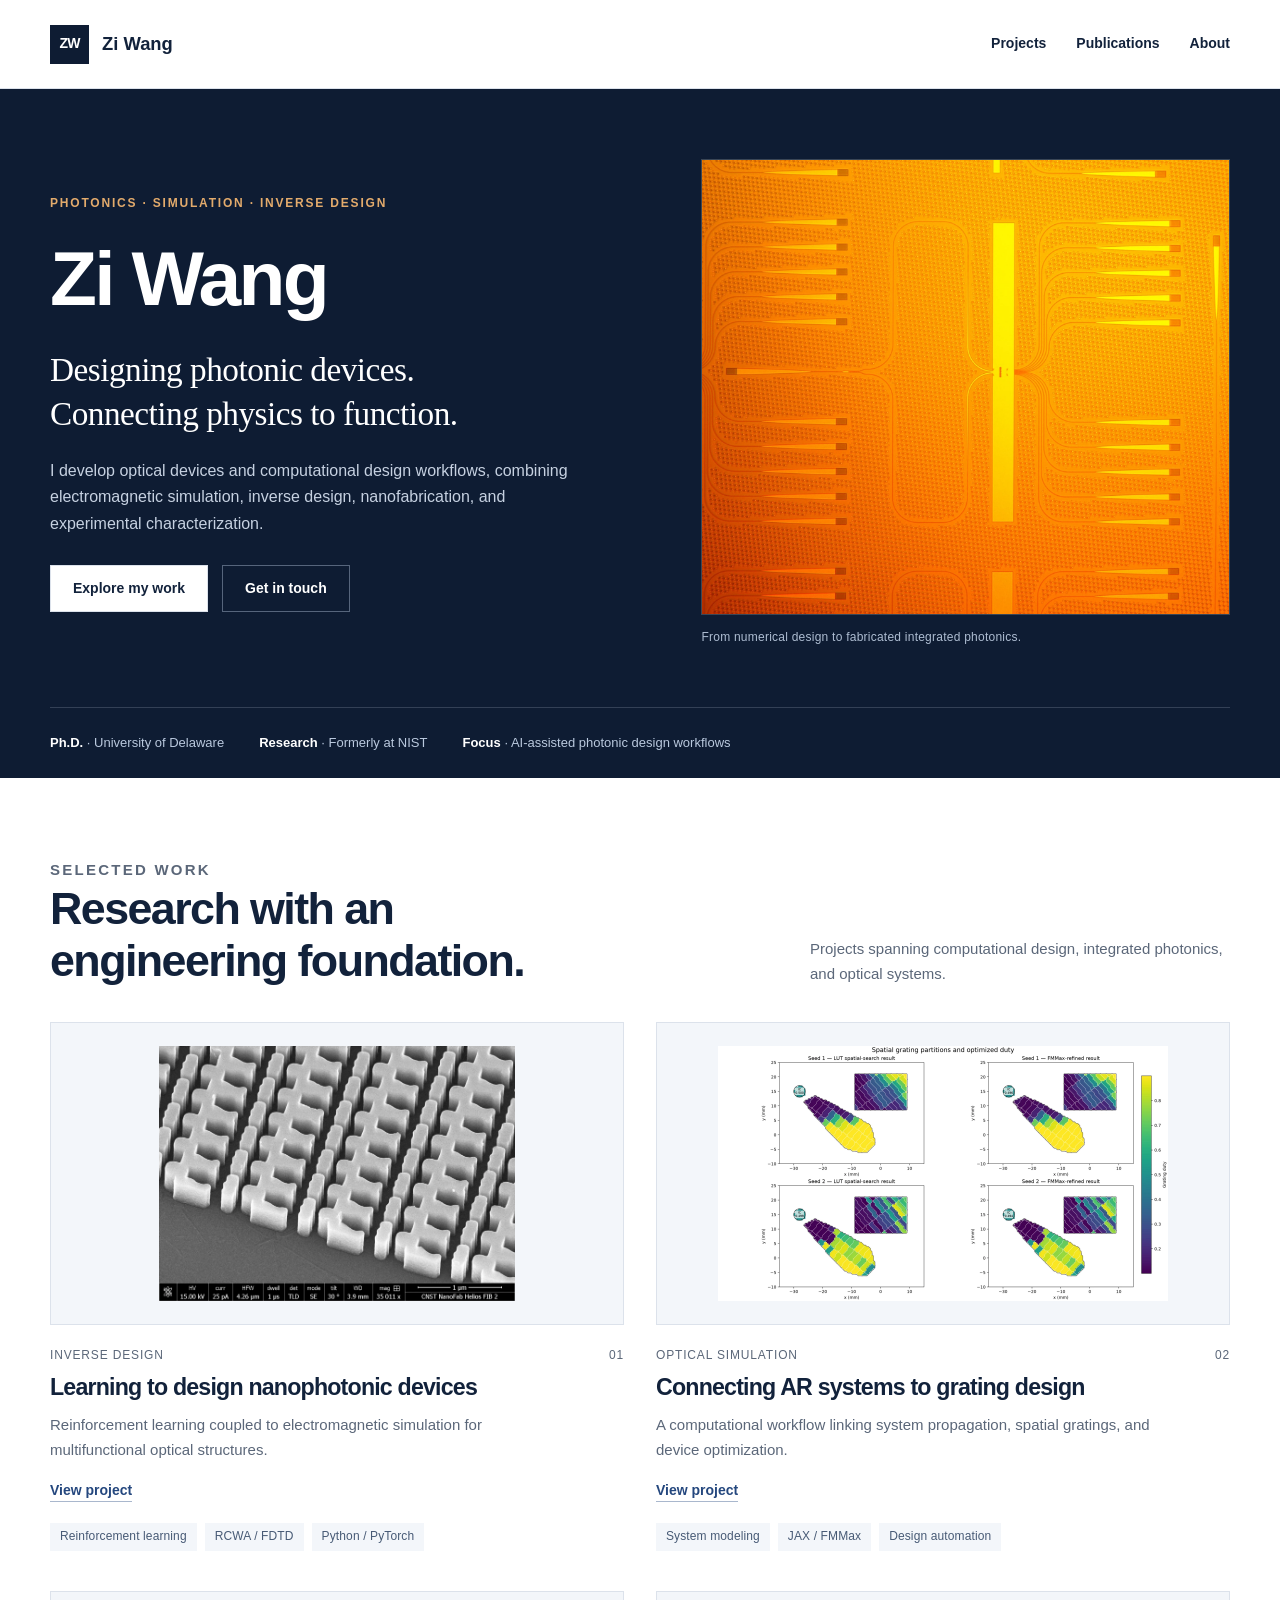
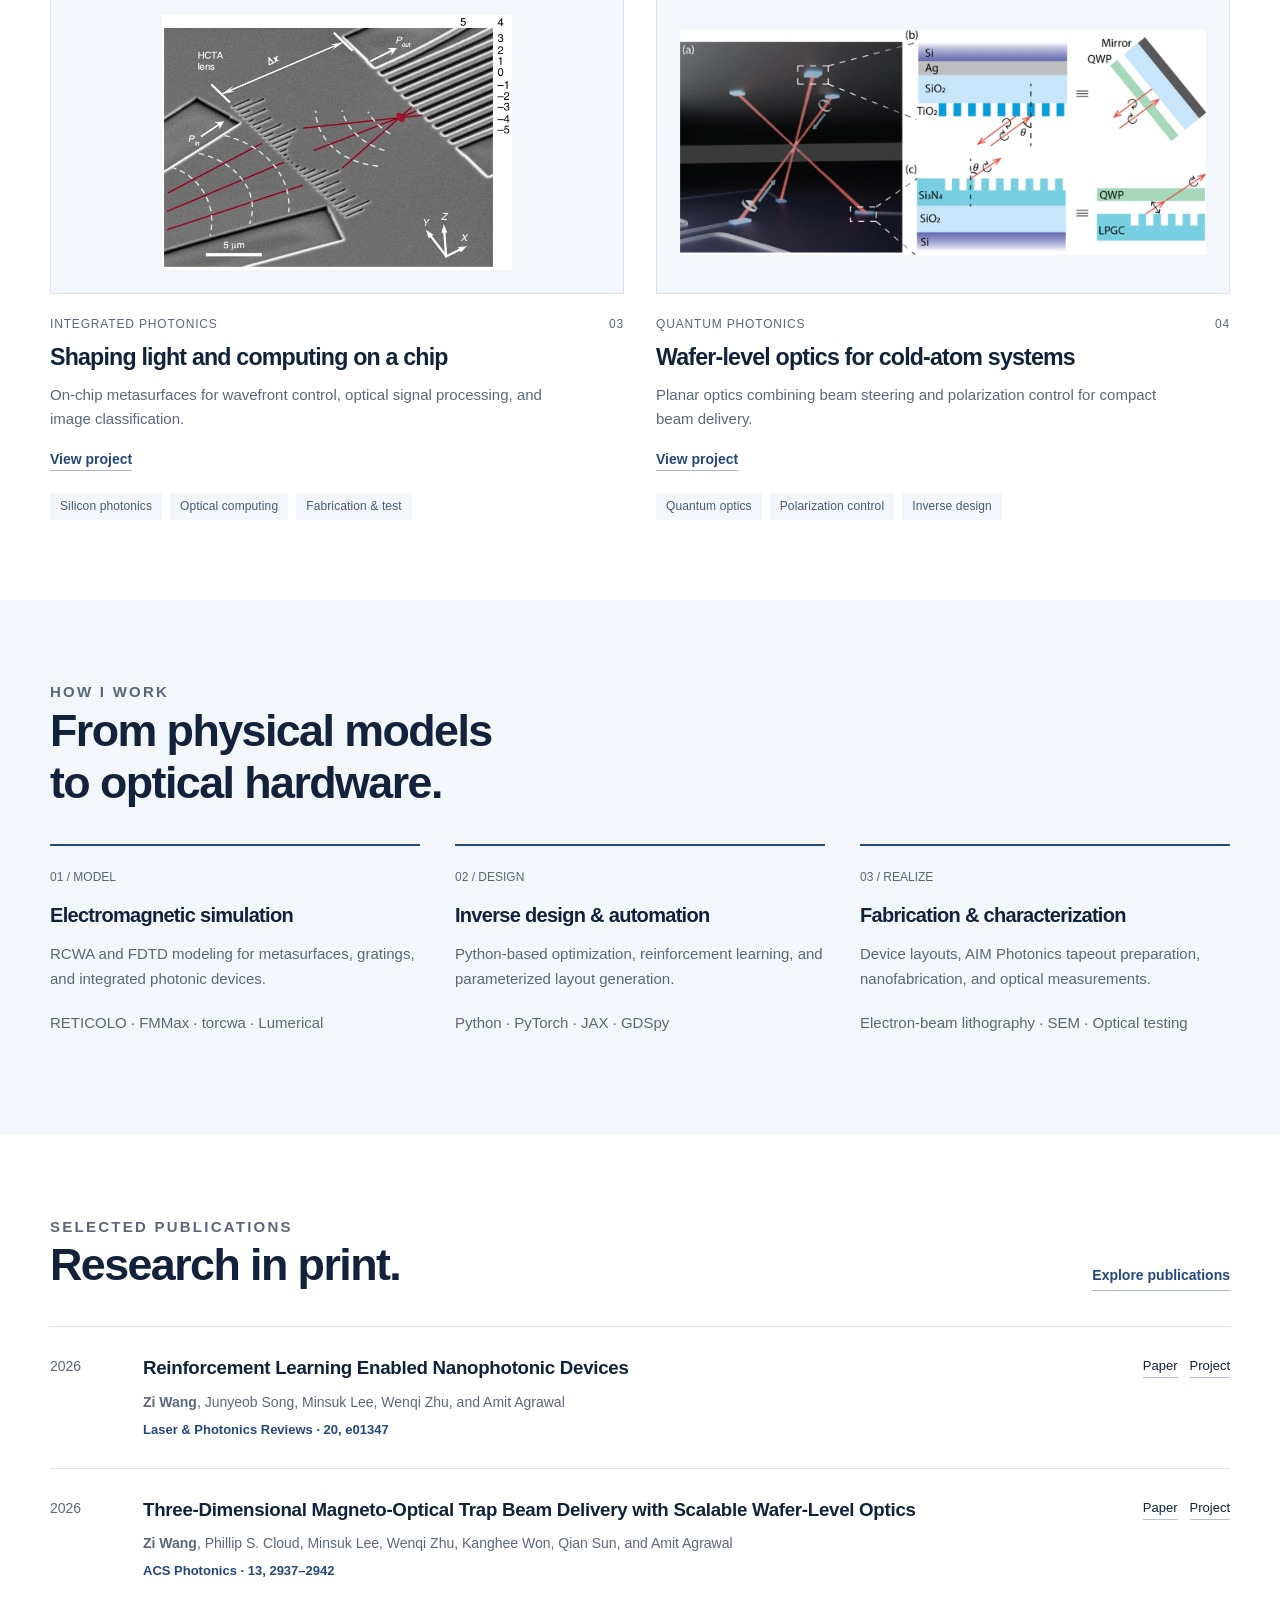
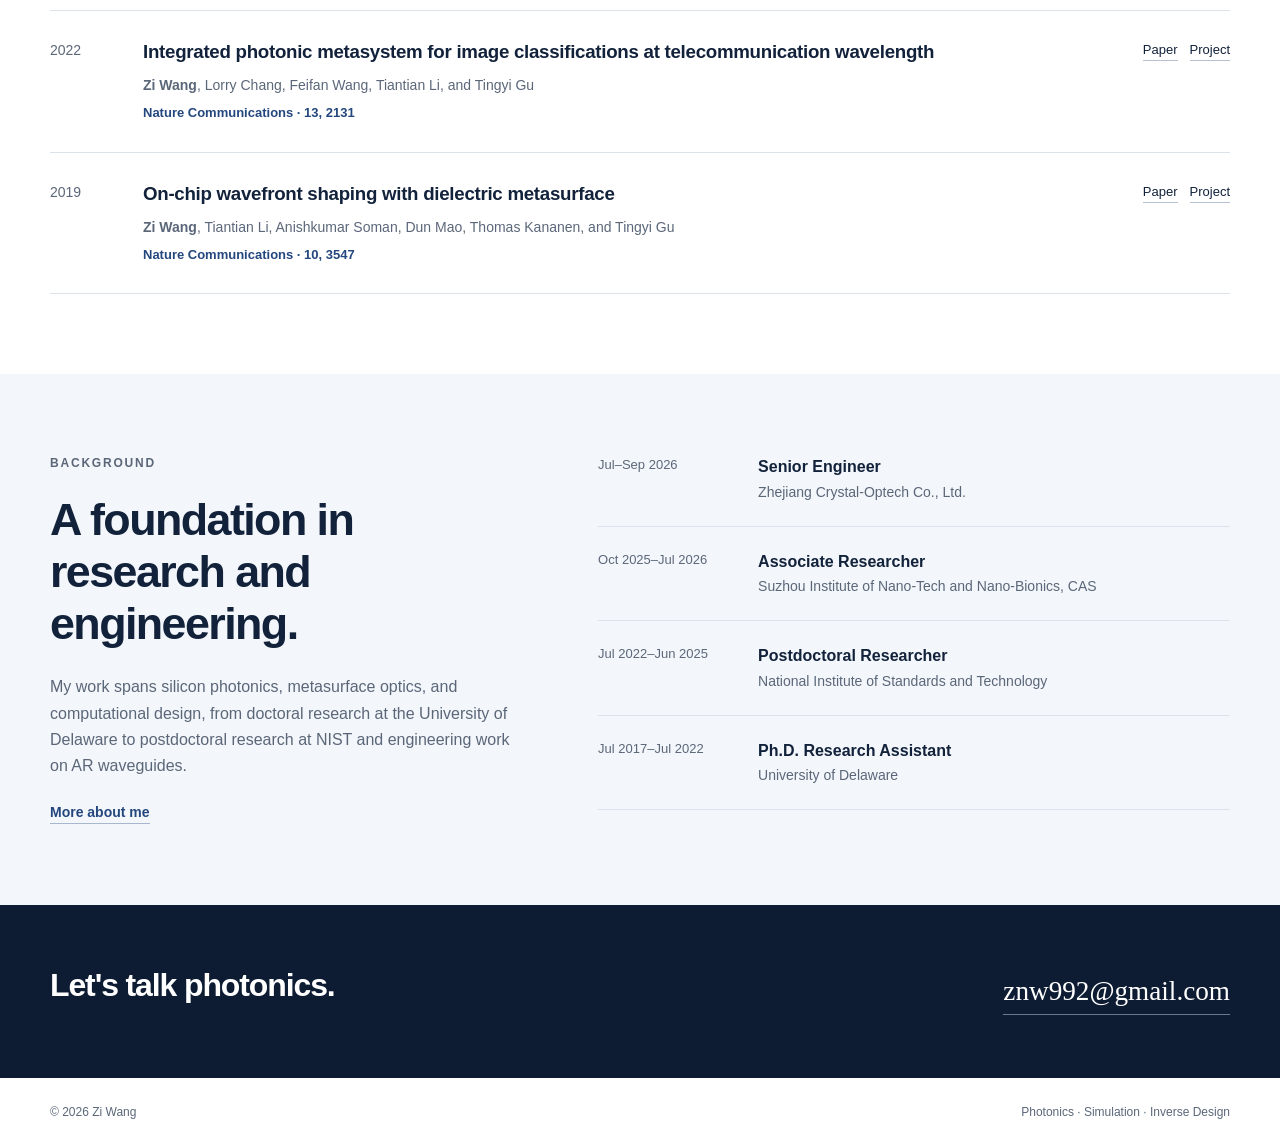
<file: index.html>
<!doctype html><html lang="en"><head><meta charset="utf-8"><meta name="viewport" content="width=device-width,initial-scale=1"><title>Zi Wang — Photonics Research &amp; Simulation</title><meta name="description" content="Zi Wang develops photonic devices and computational design workflows spanning electromagnetic simulation, inverse design, fabrication, and optical characterization."><link rel="stylesheet" href="/styles.css"><link rel="icon" type="image/svg+xml" href="data:image/svg+xml,%3Csvg xmlns='http://www.w3.org/2000/svg' viewBox='0 0 32 32'%3E%3Crect width='32' height='32' fill='%230e1c33'/%3E%3Ctext x='16' y='22' text-anchor='middle' font-family='Arial' font-size='16' fill='white'%3EZW%3C/text%3E%3C/svg%3E"></head><body><a class="skip" href="#main">Skip to content</a><header class="header"><div class="wrap header-inner"><a class="brand" href="/" aria-label="Zi Wang, home"><span class="monogram" aria-hidden="true">ZW</span>Zi Wang</a><nav class="nav" aria-label="Main navigation"><a href="/#projects">Projects</a><a href="/publications/">Publications</a><a href="/about/">About</a></nav></div></header><main id="main"><section class="hero"><div class="wrap"><div class="hero-grid"><div><p class="eyebrow">Photonics · Simulation · Inverse Design</p><h1>Zi Wang</h1><p class="statement">Designing photonic devices.<br>Connecting physics to function.</p><p class="intro">I develop optical devices and computational design workflows, combining electromagnetic simulation, inverse design, nanofabrication, and experimental characterization.</p><div class="actions"><a class="button primary" href="#projects">Explore my work</a><a class="button secondary" href="mailto:znw992@gmail.com">Get in touch</a></div></div><figure class="hero-figure"><img src="/assets/chip.webp" alt="Optical micrograph of an integrated photonic chip from AIM Photonics tapeout" width="900" height="723" fetchpriority="high"><figcaption>From numerical design to fabricated integrated photonics.</figcaption></figure></div><div class="hero-foot"><span><b>Ph.D.</b> · University of Delaware</span><span><b>Research</b> · Formerly at NIST</span><span><b>Focus</b> · AI-assisted photonic design workflows</span></div></div></section><section class="section wrap" id="projects"><div class="section-head"><div><p class="eyebrow">Selected work</p><h2>Research with an<br>engineering foundation.</h2></div><p>Projects spanning computational design, integrated photonics, and optical systems.</p></div><div class="project-grid"><a class="project-card" href="/projects/inverse-design/"><div class="project-img"><img src="/assets/metagrating.webp" alt="Scanning electron micrograph of a fabricated inverse-designed metagrating" loading="lazy" width="900" height="550"></div><div class="card-meta"><span>Inverse design</span><span>01</span></div><h3>Learning to design nanophotonic devices</h3><p>Reinforcement learning coupled to electromagnetic simulation for multifunctional optical structures.</p><span class="text-link">View project</span><div class="tags"><span class="tag">Reinforcement learning</span><span class="tag">RCWA / FDTD</span><span class="tag">Python / PyTorch</span></div></a><a class="project-card" href="/projects/ar-waveguides/"><div class="project-img"><img src="/assets/ar-optimization.webp" alt="Spatial grating patterns and simulated AR waveguide optimization results" loading="lazy" width="900" height="550"></div><div class="card-meta"><span>Optical simulation</span><span>02</span></div><h3>Connecting AR systems to grating design</h3><p>A computational workflow linking system propagation, spatial gratings, and device optimization.</p><span class="text-link">View project</span><div class="tags"><span class="tag">System modeling</span><span class="tag">JAX / FMMax</span><span class="tag">Design automation</span></div></a><a class="project-card" href="/projects/on-chip-metasurfaces/"><div class="project-img"><img src="/assets/wavefront.webp" alt="Scanning electron micrograph of an integrated dielectric metasurface for guided-wave wavefront shaping" loading="lazy" width="900" height="550"></div><div class="card-meta"><span>Integrated photonics</span><span>03</span></div><h3>Shaping light and computing on a chip</h3><p>On-chip metasurfaces for wavefront control, optical signal processing, and image classification.</p><span class="text-link">View project</span><div class="tags"><span class="tag">Silicon photonics</span><span class="tag">Optical computing</span><span class="tag">Fabrication &amp; test</span></div></a><a class="project-card" href="/projects/wafer-optics/"><div class="project-img"><img src="/assets/mot-architecture.webp" alt="Proposed two-wafer magneto-optical trap architecture and integrated polarization-control optics" loading="lazy" width="900" height="550"></div><div class="card-meta"><span>Quantum photonics</span><span>04</span></div><h3>Wafer-level optics for cold-atom systems</h3><p>Planar optics combining beam steering and polarization control for compact beam delivery.</p><span class="text-link">View project</span><div class="tags"><span class="tag">Quantum optics</span><span class="tag">Polarization control</span><span class="tag">Inverse design</span></div></a></div></section><section class="section soft"><div class="wrap"><div class="section-head"><div><p class="eyebrow">How I work</p><h2>From physical models<br>to optical hardware.</h2></div></div><div class="capabilities"><div class="capability"><div class="number">01 / MODEL</div><h3>Electromagnetic simulation</h3><p>RCWA and FDTD modeling for metasurfaces, gratings, and integrated photonic devices.</p><p>RETICOLO · FMMax · torcwa · Lumerical</p></div><div class="capability"><div class="number">02 / DESIGN</div><h3>Inverse design &amp; automation</h3><p>Python-based optimization, reinforcement learning, and parameterized layout generation.</p><p>Python · PyTorch · JAX · GDSpy</p></div><div class="capability"><div class="number">03 / REALIZE</div><h3>Fabrication &amp; characterization</h3><p>Device layouts, AIM Photonics tapeout preparation, nanofabrication, and optical measurements.</p><p>Electron-beam lithography · SEM · Optical testing</p></div></div></div></section><section class="section wrap"><div class="section-head"><div><p class="eyebrow">Selected publications</p><h2>Research in print.</h2></div><a class="text-link" href="/publications/">Explore publications</a></div><div class="pub-list"><article class="pub-row"><div class="pub-year">2026</div><div><h3 class="pub-title"><a href="https://doi.org/10.1002/lpor.202501347" target="_blank" rel="noopener">Reinforcement Learning Enabled Nanophotonic Devices</a></h3><p class="pub-authors"><strong>Zi Wang</strong>, Junyeob Song, Minsuk Lee, Wenqi Zhu, and Amit Agrawal</p><div class="pub-venue">Laser &amp; Photonics Reviews · 20, e01347</div></div><div class="pub-links"><a href="https://doi.org/10.1002/lpor.202501347" target="_blank" rel="noopener">Paper</a><a href="/projects/inverse-design/">Project</a></div></article><article class="pub-row"><div class="pub-year">2026</div><div><h3 class="pub-title"><a href="https://doi.org/10.1021/acsphotonics.6c00337" target="_blank" rel="noopener">Three-Dimensional Magneto-Optical Trap Beam Delivery with Scalable Wafer-Level Optics</a></h3><p class="pub-authors"><strong>Zi Wang</strong>, Phillip S. Cloud, Minsuk Lee, Wenqi Zhu, Kanghee Won, Qian Sun, and Amit Agrawal</p><div class="pub-venue">ACS Photonics · 13, 2937–2942</div></div><div class="pub-links"><a href="https://doi.org/10.1021/acsphotonics.6c00337" target="_blank" rel="noopener">Paper</a><a href="/projects/wafer-optics/">Project</a></div></article><article class="pub-row"><div class="pub-year">2022</div><div><h3 class="pub-title"><a href="https://doi.org/10.1038/s41467-022-29856-7" target="_blank" rel="noopener">Integrated photonic metasystem for image classifications at telecommunication wavelength</a></h3><p class="pub-authors"><strong>Zi Wang</strong>, Lorry Chang, Feifan Wang, Tiantian Li, and Tingyi Gu</p><div class="pub-venue">Nature Communications · 13, 2131</div></div><div class="pub-links"><a href="https://doi.org/10.1038/s41467-022-29856-7" target="_blank" rel="noopener">Paper</a><a href="/projects/on-chip-metasurfaces/">Project</a></div></article><article class="pub-row"><div class="pub-year">2019</div><div><h3 class="pub-title"><a href="https://doi.org/10.1038/s41467-019-11578-y" target="_blank" rel="noopener">On-chip wavefront shaping with dielectric metasurface</a></h3><p class="pub-authors"><strong>Zi Wang</strong>, Tiantian Li, Anishkumar Soman, Dun Mao, Thomas Kananen, and Tingyi Gu</p><div class="pub-venue">Nature Communications · 10, 3547</div></div><div class="pub-links"><a href="https://doi.org/10.1038/s41467-019-11578-y" target="_blank" rel="noopener">Paper</a><a href="/projects/on-chip-metasurfaces/">Project</a></div></article></div></section><section class="section soft"><div class="wrap about-grid"><div><p class="eyebrow">Background</p><h2>A foundation in<br>research and engineering.</h2><p style="margin-top:24px">My work spans silicon photonics, metasurface optics, and computational design, from doctoral research at the University of Delaware to postdoctoral research at NIST and engineering work on AR waveguides.</p><a class="text-link" href="/about/">More about me</a></div><div><div class="experience-row"><div class="experience-date">Jul–Sep 2026</div><div><div class="experience-role">Senior Engineer</div><div class="experience-org">Zhejiang Crystal-Optech Co., Ltd.</div></div></div><div class="experience-row"><div class="experience-date">Oct 2025–Jul 2026</div><div><div class="experience-role">Associate Researcher</div><div class="experience-org">Suzhou Institute of Nano-Tech and Nano-Bionics, CAS</div></div></div><div class="experience-row"><div class="experience-date">Jul 2022–Jun 2025</div><div><div class="experience-role">Postdoctoral Researcher</div><div class="experience-org">National Institute of Standards and Technology</div></div></div><div class="experience-row"><div class="experience-date">Jul 2017–Jul 2022</div><div><div class="experience-role">Ph.D. Research Assistant</div><div class="experience-org">University of Delaware</div></div></div></div></div></section></main><section class="contact"><div class="wrap contact-inner"><div><h2>Let's talk photonics.</h2></div><a class="email" href="mailto:znw992@gmail.com">znw992@gmail.com</a></div></section><footer class="footer"><div class="wrap"><span>© 2026 Zi Wang</span><span>Photonics · Simulation · Inverse Design</span></div></footer></body></html>
</file>
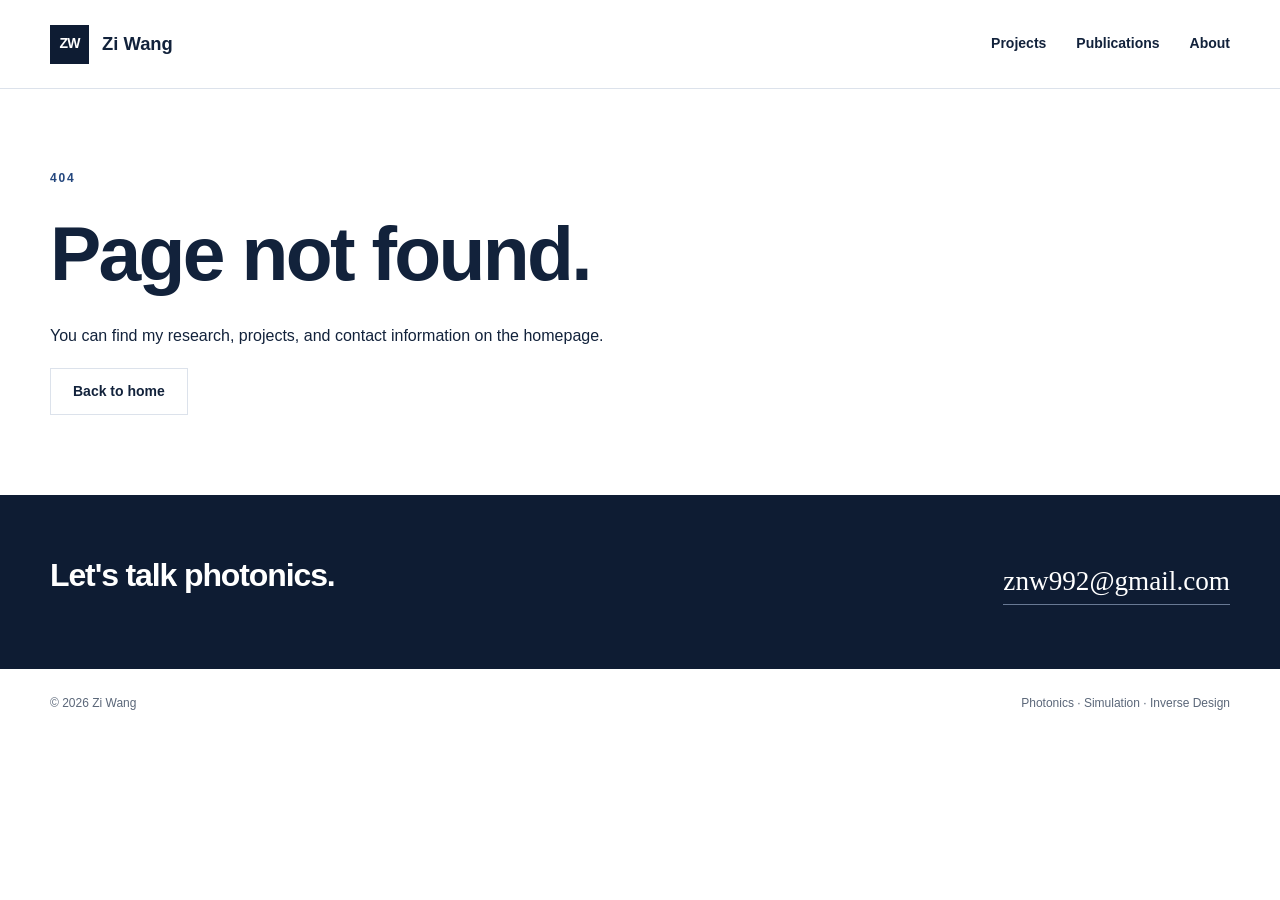
<file: 404/index.html>
<!doctype html><html lang="en"><head><meta charset="utf-8"><meta name="viewport" content="width=device-width,initial-scale=1"><title>Page not found — Zi Wang</title><meta name="description" content="Return to Zi Wang’s photonics portfolio."><link rel="stylesheet" href="/styles.css"><link rel="icon" type="image/svg+xml" href="data:image/svg+xml,%3Csvg xmlns='http://www.w3.org/2000/svg' viewBox='0 0 32 32'%3E%3Crect width='32' height='32' fill='%230e1c33'/%3E%3Ctext x='16' y='22' text-anchor='middle' font-family='Arial' font-size='16' fill='white'%3EZW%3C/text%3E%3C/svg%3E"></head><body><a class="skip" href="#main">Skip to content</a><header class="header"><div class="wrap header-inner"><a class="brand" href="/" aria-label="Zi Wang, home"><span class="monogram" aria-hidden="true">ZW</span>Zi Wang</a><nav class="nav" aria-label="Main navigation"><a href="/#projects">Projects</a><a href="/publications/">Publications</a><a href="/about/">About</a></nav></div></header><main id="main" class="wrap section"><p class="eyebrow">404</p><h1>Page not found.</h1><p style="margin-top:25px">You can find my research, projects, and contact information on the homepage.</p><a class="button" href="/">Back to home</a></main><section class="contact"><div class="wrap contact-inner"><div><h2>Let's talk photonics.</h2></div><a class="email" href="mailto:znw992@gmail.com">znw992@gmail.com</a></div></section><footer class="footer"><div class="wrap"><span>© 2026 Zi Wang</span><span>Photonics · Simulation · Inverse Design</span></div></footer></body></html>
</file>
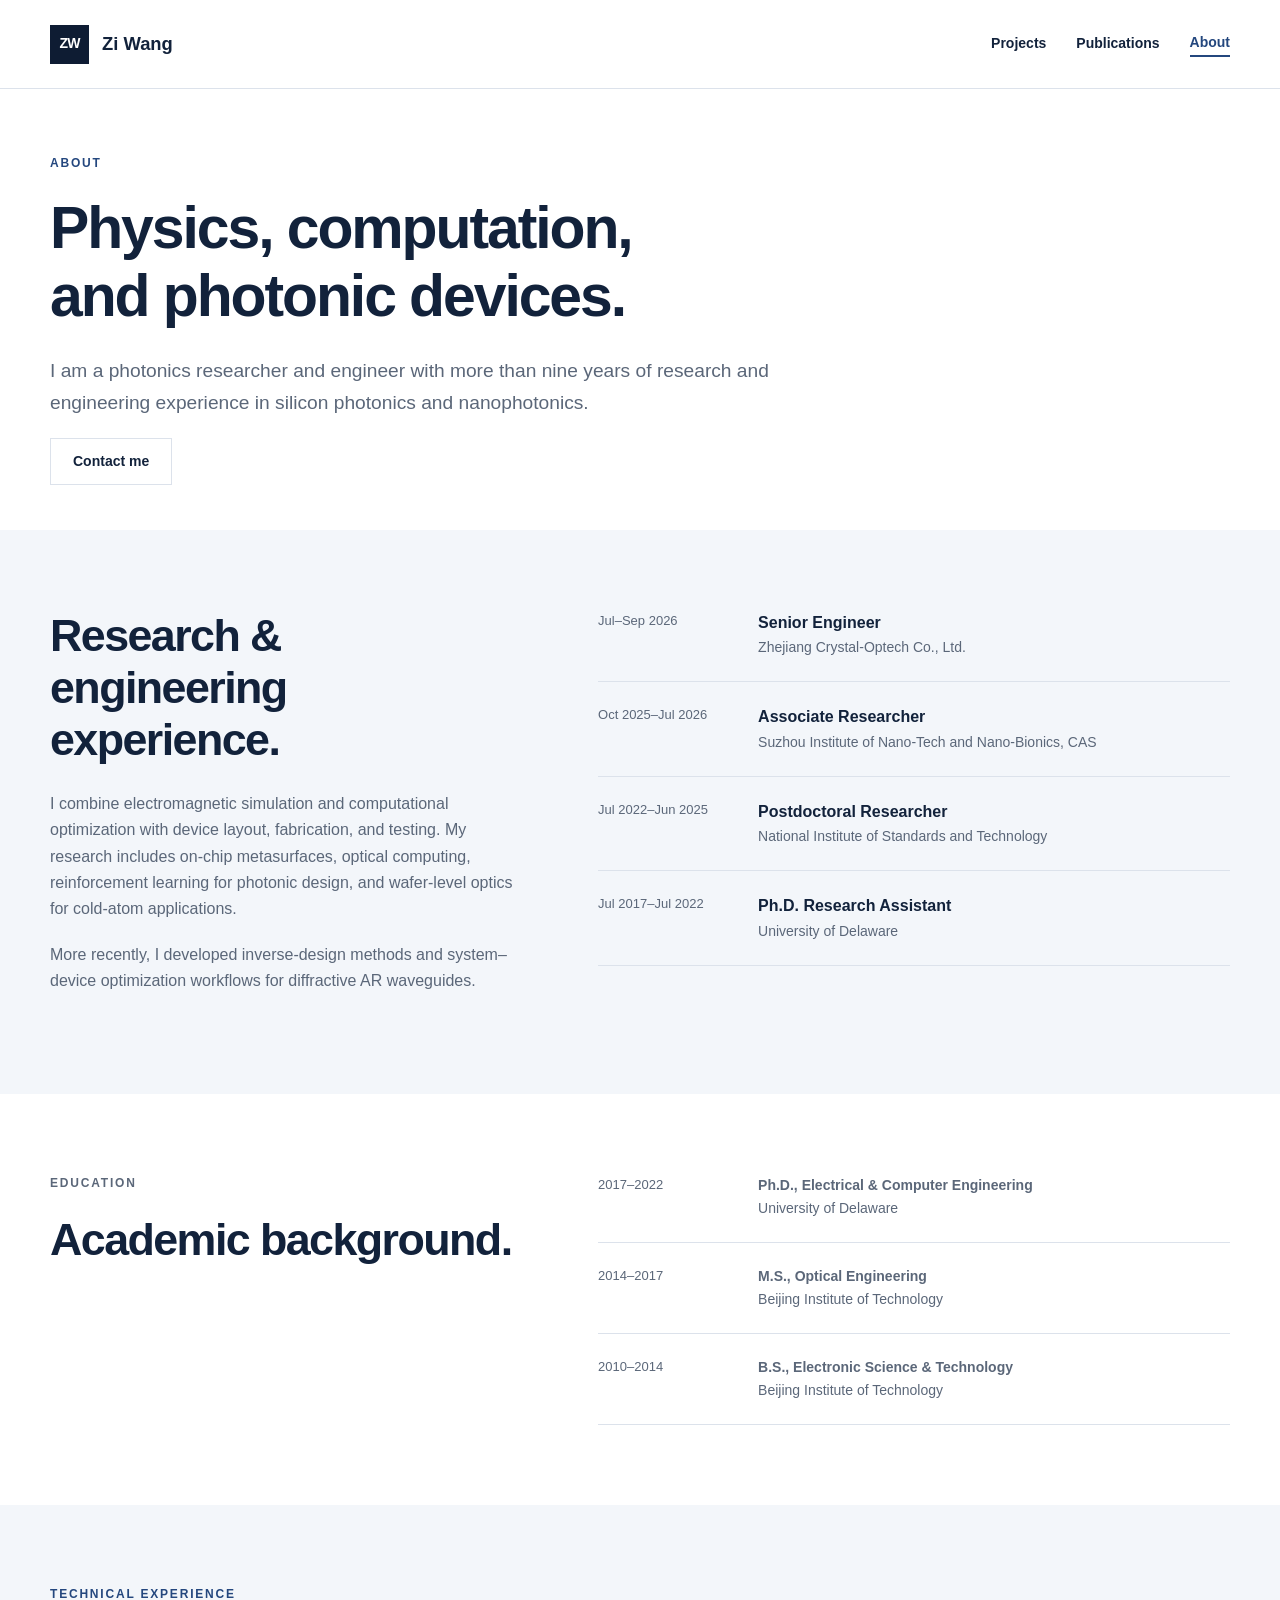
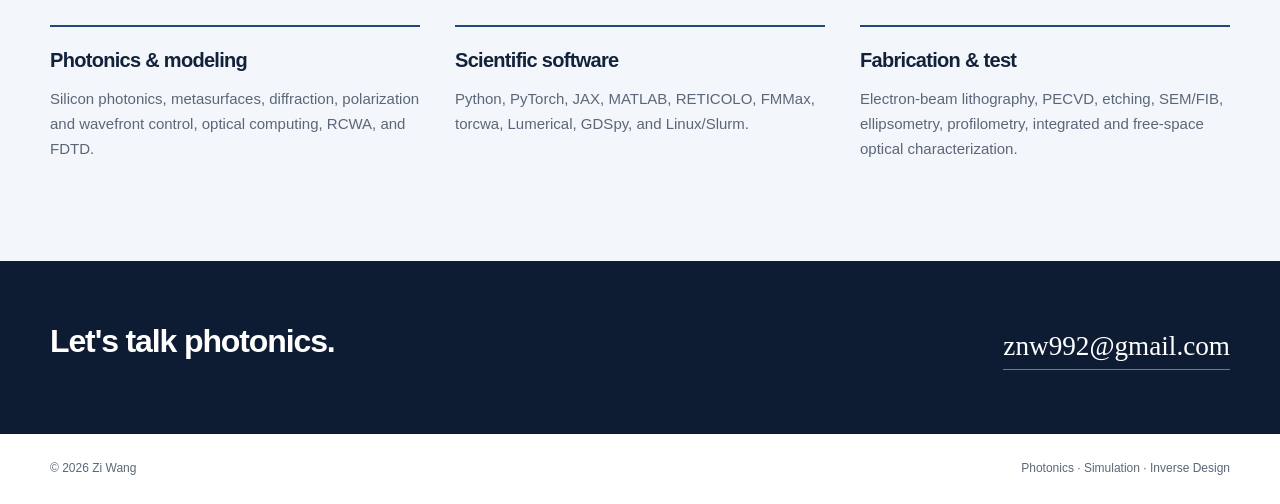
<file: about/index.html>
<!doctype html><html lang="en"><head><meta charset="utf-8"><meta name="viewport" content="width=device-width,initial-scale=1"><title>About — Zi Wang</title><meta name="description" content="Zi Wang: photonics research, computational design, engineering experience, education, and technical expertise."><link rel="stylesheet" href="/styles.css"><link rel="icon" type="image/svg+xml" href="data:image/svg+xml,%3Csvg xmlns='http://www.w3.org/2000/svg' viewBox='0 0 32 32'%3E%3Crect width='32' height='32' fill='%230e1c33'/%3E%3Ctext x='16' y='22' text-anchor='middle' font-family='Arial' font-size='16' fill='white'%3EZW%3C/text%3E%3C/svg%3E"></head><body><a class="skip" href="#main">Skip to content</a><header class="header"><div class="wrap header-inner"><a class="brand" href="/" aria-label="Zi Wang, home"><span class="monogram" aria-hidden="true">ZW</span>Zi Wang</a><nav class="nav" aria-label="Main navigation"><a href="/#projects">Projects</a><a href="/publications/">Publications</a><a href="/about/" aria-current="page">About</a></nav></div></header><main id="main"><div class="wrap page-head"><p class="eyebrow">About</p><h1>Physics, computation,<br>and photonic devices.</h1><p class="lede">I am a photonics researcher and engineer with more than nine years of research and engineering experience in silicon photonics and nanophotonics.</p><div class="actions"><a class="button" href="mailto:znw992@gmail.com">Contact me</a></div></div><section class="section soft"><div class="wrap about-grid"><div><h2>Research &amp;<br>engineering experience.</h2><p style="margin-top:25px">I combine electromagnetic simulation and computational optimization with device layout, fabrication, and testing. My research includes on-chip metasurfaces, optical computing, reinforcement learning for photonic design, and wafer-level optics for cold-atom applications.</p><p>More recently, I developed inverse-design methods and system–device optimization workflows for diffractive AR waveguides.</p></div><div><div class="experience-row"><div class="experience-date">Jul–Sep 2026</div><div><div class="experience-role">Senior Engineer</div><div class="experience-org">Zhejiang Crystal-Optech Co., Ltd.</div></div></div><div class="experience-row"><div class="experience-date">Oct 2025–Jul 2026</div><div><div class="experience-role">Associate Researcher</div><div class="experience-org">Suzhou Institute of Nano-Tech and Nano-Bionics, CAS</div></div></div><div class="experience-row"><div class="experience-date">Jul 2022–Jun 2025</div><div><div class="experience-role">Postdoctoral Researcher</div><div class="experience-org">National Institute of Standards and Technology</div></div></div><div class="experience-row"><div class="experience-date">Jul 2017–Jul 2022</div><div><div class="experience-role">Ph.D. Research Assistant</div><div class="experience-org">University of Delaware</div></div></div></div></div></section><section class="section wrap"><div class="about-grid"><div><p class="eyebrow">Education</p><h2>Academic background.</h2></div><div><div class="experience-row"><div class="experience-date">2017–2022</div><div class="experience-org"><div class="experience-role">Ph.D., Electrical &amp; Computer Engineering</div>University of Delaware</div></div><div class="experience-row"><div class="experience-date">2014–2017</div><div class="experience-org"><div class="experience-role">M.S., Optical Engineering</div>Beijing Institute of Technology</div></div><div class="experience-row"><div class="experience-date">2010–2014</div><div class="experience-org"><div class="experience-role">B.S., Electronic Science &amp; Technology</div>Beijing Institute of Technology</div></div></div></div></section><section class="section soft"><div class="wrap"><p class="eyebrow">Technical experience</p><div class="capabilities"><div class="capability"><h3>Photonics &amp; modeling</h3><p>Silicon photonics, metasurfaces, diffraction, polarization and wavefront control, optical computing, RCWA, and FDTD.</p></div><div class="capability"><h3>Scientific software</h3><p>Python, PyTorch, JAX, MATLAB, RETICOLO, FMMax, torcwa, Lumerical, GDSpy, and Linux/Slurm.</p></div><div class="capability"><h3>Fabrication &amp; test</h3><p>Electron-beam lithography, PECVD, etching, SEM/FIB, ellipsometry, profilometry, integrated and free-space optical characterization.</p></div></div></div></section></main><section class="contact"><div class="wrap contact-inner"><div><h2>Let's talk photonics.</h2></div><a class="email" href="mailto:znw992@gmail.com">znw992@gmail.com</a></div></section><footer class="footer"><div class="wrap"><span>© 2026 Zi Wang</span><span>Photonics · Simulation · Inverse Design</span></div></footer></body></html>
</file>
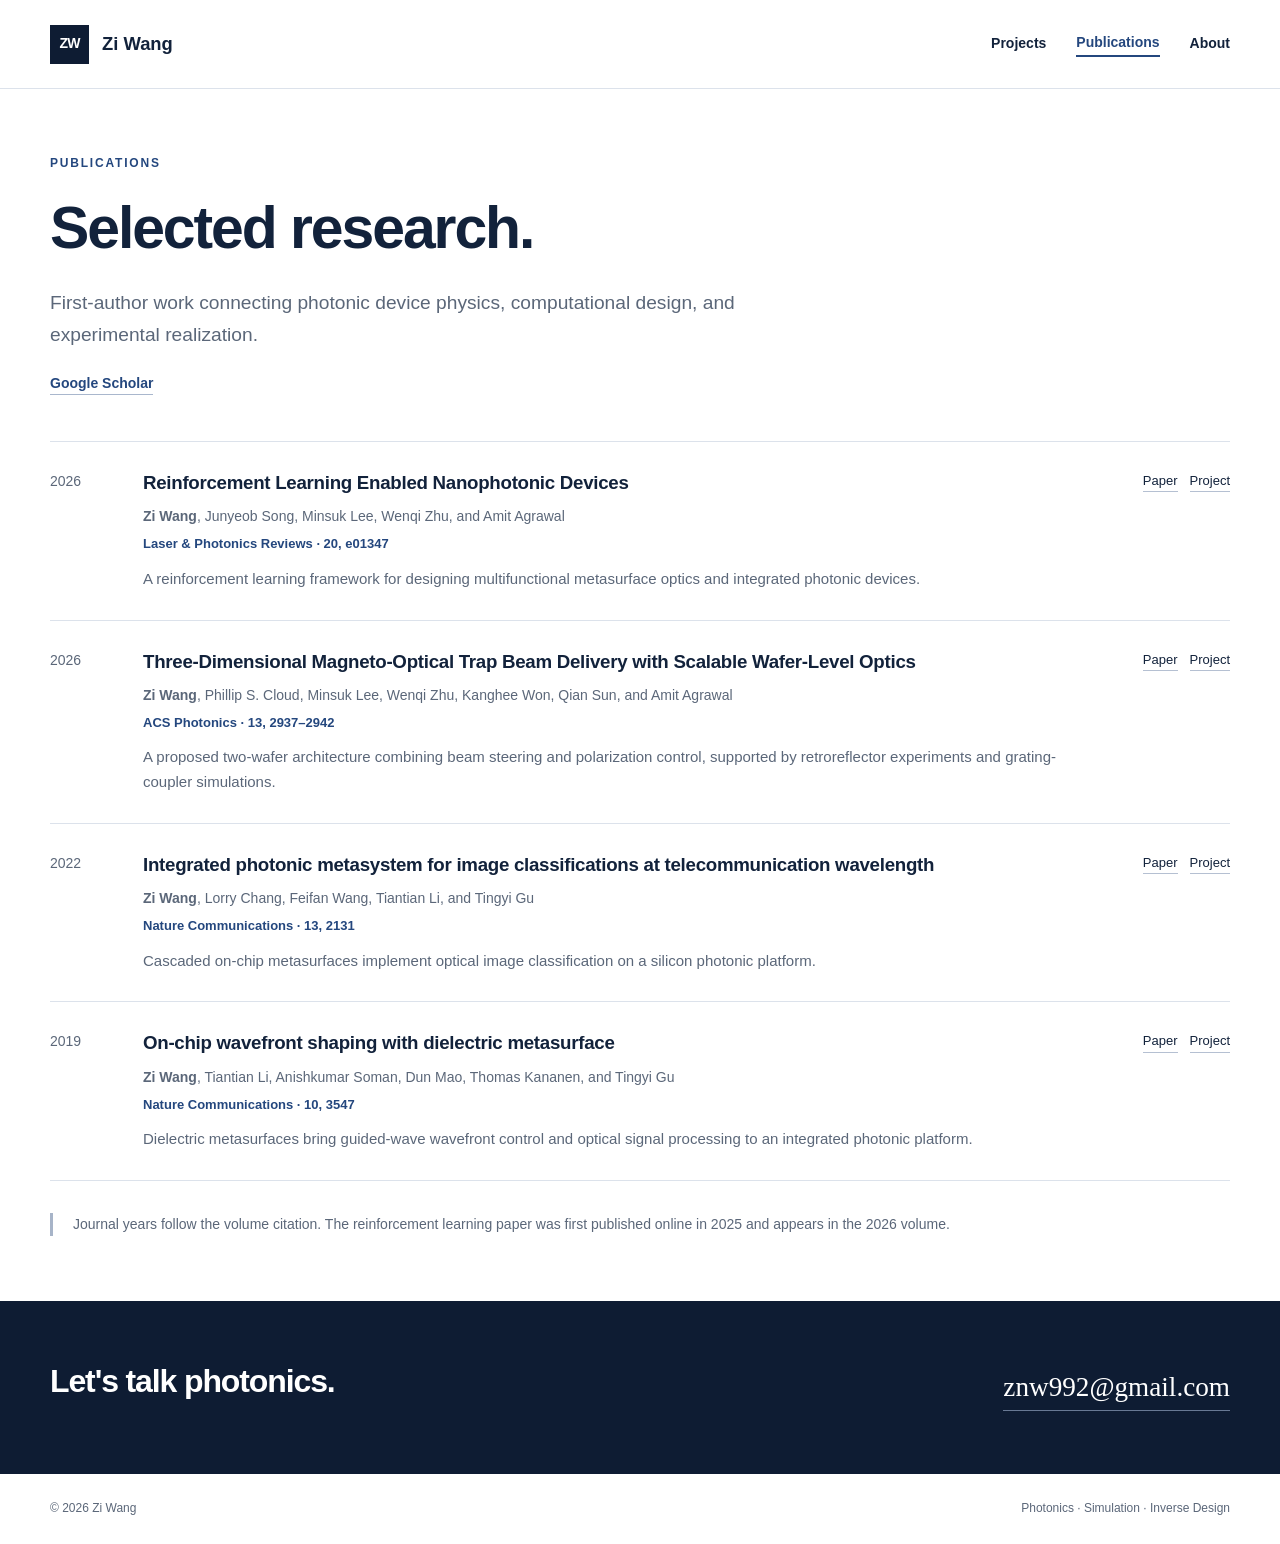
<file: publications/index.html>
<!doctype html><html lang="en"><head><meta charset="utf-8"><meta name="viewport" content="width=device-width,initial-scale=1"><title>Selected Publications — Zi Wang</title><meta name="description" content="Selected first-author research in integrated photonics, metasurfaces, reinforcement learning, and cold-atom beam delivery."><link rel="stylesheet" href="/styles.css"><link rel="icon" type="image/svg+xml" href="data:image/svg+xml,%3Csvg xmlns='http://www.w3.org/2000/svg' viewBox='0 0 32 32'%3E%3Crect width='32' height='32' fill='%230e1c33'/%3E%3Ctext x='16' y='22' text-anchor='middle' font-family='Arial' font-size='16' fill='white'%3EZW%3C/text%3E%3C/svg%3E"></head><body><a class="skip" href="#main">Skip to content</a><header class="header"><div class="wrap header-inner"><a class="brand" href="/" aria-label="Zi Wang, home"><span class="monogram" aria-hidden="true">ZW</span>Zi Wang</a><nav class="nav" aria-label="Main navigation"><a href="/#projects">Projects</a><a href="/publications/" aria-current="page">Publications</a><a href="/about/">About</a></nav></div></header><main id="main" class="wrap"><div class="page-head"><p class="eyebrow">Publications</p><h1>Selected research.</h1><p class="lede">First-author work connecting photonic device physics, computational design, and experimental realization.</p><a class="text-link" href="https://scholar.google.com/citations?user=1hE8lNsAAAAJ&amp;hl=en&amp;oi=ao" target="_blank" rel="noopener">Google Scholar</a></div><div class="pub-list"><article class="pub-row"><div class="pub-year">2026</div><div><h3 class="pub-title"><a href="https://doi.org/10.1002/lpor.202501347" target="_blank" rel="noopener">Reinforcement Learning Enabled Nanophotonic Devices</a></h3><p class="pub-authors"><strong>Zi Wang</strong>, Junyeob Song, Minsuk Lee, Wenqi Zhu, and Amit Agrawal</p><div class="pub-venue">Laser &amp; Photonics Reviews · 20, e01347</div><p class="pub-summary">A reinforcement learning framework for designing multifunctional metasurface optics and integrated photonic devices.</p></div><div class="pub-links"><a href="https://doi.org/10.1002/lpor.202501347" target="_blank" rel="noopener">Paper</a><a href="/projects/inverse-design/">Project</a></div></article><article class="pub-row"><div class="pub-year">2026</div><div><h3 class="pub-title"><a href="https://doi.org/10.1021/acsphotonics.6c00337" target="_blank" rel="noopener">Three-Dimensional Magneto-Optical Trap Beam Delivery with Scalable Wafer-Level Optics</a></h3><p class="pub-authors"><strong>Zi Wang</strong>, Phillip S. Cloud, Minsuk Lee, Wenqi Zhu, Kanghee Won, Qian Sun, and Amit Agrawal</p><div class="pub-venue">ACS Photonics · 13, 2937–2942</div><p class="pub-summary">A proposed two-wafer architecture combining beam steering and polarization control, supported by retroreflector experiments and grating-coupler simulations.</p></div><div class="pub-links"><a href="https://doi.org/10.1021/acsphotonics.6c00337" target="_blank" rel="noopener">Paper</a><a href="/projects/wafer-optics/">Project</a></div></article><article class="pub-row"><div class="pub-year">2022</div><div><h3 class="pub-title"><a href="https://doi.org/10.1038/s41467-022-29856-7" target="_blank" rel="noopener">Integrated photonic metasystem for image classifications at telecommunication wavelength</a></h3><p class="pub-authors"><strong>Zi Wang</strong>, Lorry Chang, Feifan Wang, Tiantian Li, and Tingyi Gu</p><div class="pub-venue">Nature Communications · 13, 2131</div><p class="pub-summary">Cascaded on-chip metasurfaces implement optical image classification on a silicon photonic platform.</p></div><div class="pub-links"><a href="https://doi.org/10.1038/s41467-022-29856-7" target="_blank" rel="noopener">Paper</a><a href="/projects/on-chip-metasurfaces/">Project</a></div></article><article class="pub-row"><div class="pub-year">2019</div><div><h3 class="pub-title"><a href="https://doi.org/10.1038/s41467-019-11578-y" target="_blank" rel="noopener">On-chip wavefront shaping with dielectric metasurface</a></h3><p class="pub-authors"><strong>Zi Wang</strong>, Tiantian Li, Anishkumar Soman, Dun Mao, Thomas Kananen, and Tingyi Gu</p><div class="pub-venue">Nature Communications · 10, 3547</div><p class="pub-summary">Dielectric metasurfaces bring guided-wave wavefront control and optical signal processing to an integrated photonic platform.</p></div><div class="pub-links"><a href="https://doi.org/10.1038/s41467-019-11578-y" target="_blank" rel="noopener">Paper</a><a href="/projects/on-chip-metasurfaces/">Project</a></div></article></div><p class="note" style="margin:32px 0 65px">Journal years follow the volume citation. The reinforcement learning paper was first published online in 2025 and appears in the 2026 volume.</p></main><section class="contact"><div class="wrap contact-inner"><div><h2>Let's talk photonics.</h2></div><a class="email" href="mailto:znw992@gmail.com">znw992@gmail.com</a></div></section><footer class="footer"><div class="wrap"><span>© 2026 Zi Wang</span><span>Photonics · Simulation · Inverse Design</span></div></footer></body></html>
</file>
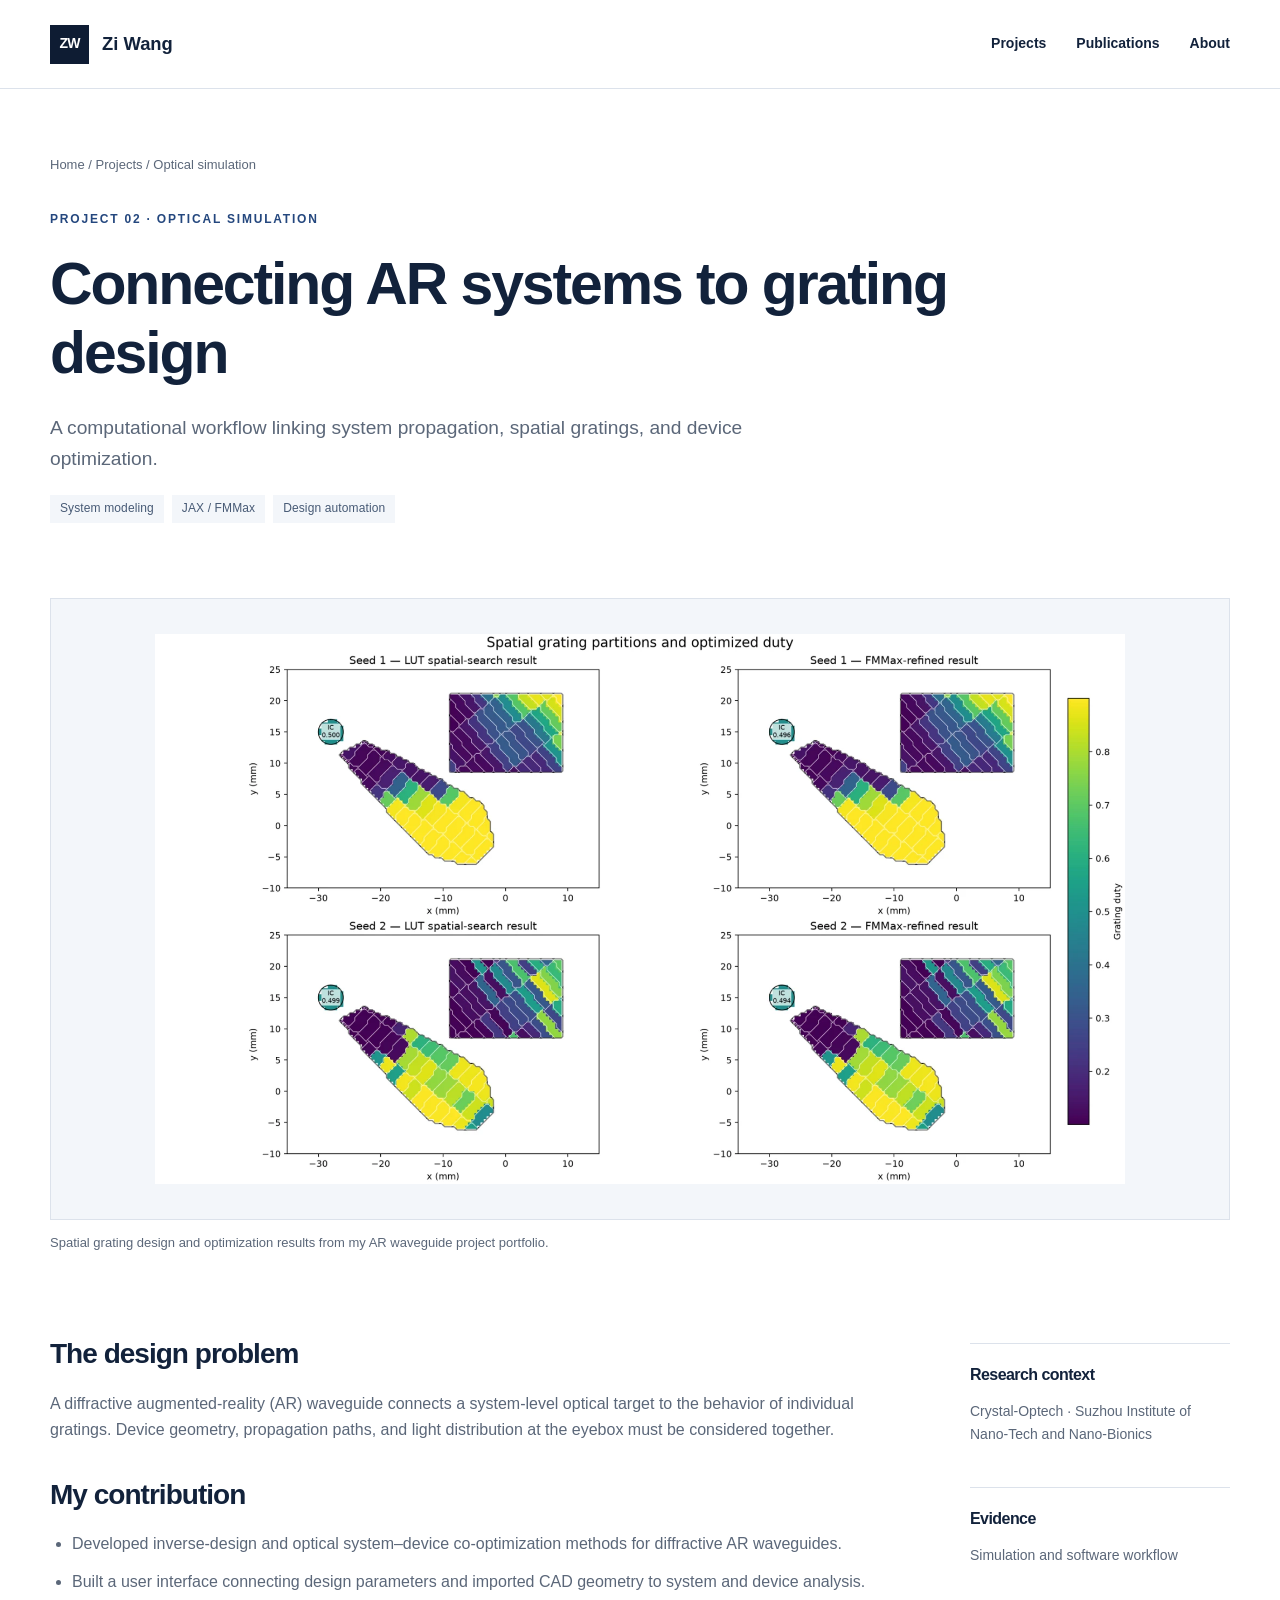
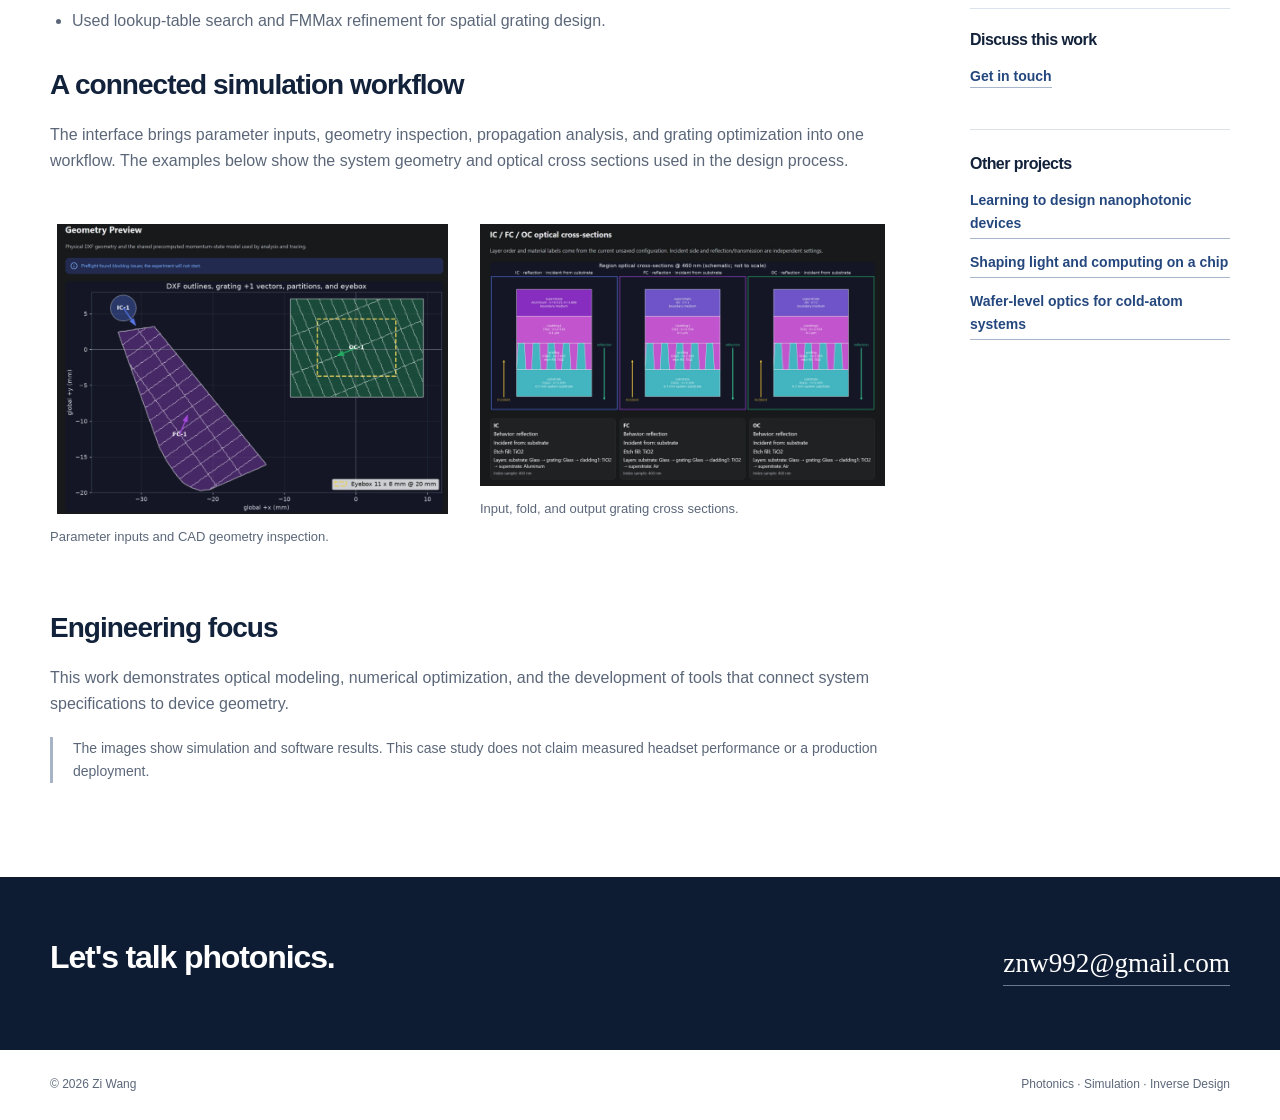
<file: projects/ar-waveguides/index.html>
<!doctype html><html lang="en"><head><meta charset="utf-8"><meta name="viewport" content="width=device-width,initial-scale=1"><title>Connecting AR systems to grating design — Zi Wang</title><meta name="description" content="A computational workflow linking system propagation, spatial gratings, and device optimization."><link rel="stylesheet" href="/styles.css"><link rel="icon" type="image/svg+xml" href="data:image/svg+xml,%3Csvg xmlns='http://www.w3.org/2000/svg' viewBox='0 0 32 32'%3E%3Crect width='32' height='32' fill='%230e1c33'/%3E%3Ctext x='16' y='22' text-anchor='middle' font-family='Arial' font-size='16' fill='white'%3EZW%3C/text%3E%3C/svg%3E"></head><body><a class="skip" href="#main">Skip to content</a><header class="header"><div class="wrap header-inner"><a class="brand" href="/" aria-label="Zi Wang, home"><span class="monogram" aria-hidden="true">ZW</span>Zi Wang</a><nav class="nav" aria-label="Main navigation"><a href="/#projects">Projects</a><a href="/publications/">Publications</a><a href="/about/">About</a></nav></div></header><main id="main" class="wrap"><div class="page-head"><div class="breadcrumb"><a href="/">Home</a> / <a href="/#projects">Projects</a> / Optical simulation</div><p class="eyebrow">Project 02 · Optical simulation</p><h1>Connecting AR systems to grating design</h1><p class="lede">A computational workflow linking system propagation, spatial gratings, and device optimization.</p><div class="tags"><span class="tag">System modeling</span><span class="tag">JAX / FMMax</span><span class="tag">Design automation</span></div></div><figure class="figure"><div class="project-hero-image"><img src="/assets/ar-optimization.webp" alt="Spatial grating patterns and simulated AR waveguide optimization results" width="1400" height="700"></div><figcaption>Spatial grating design and optimization results from my AR waveguide project portfolio.</figcaption></figure><div class="article-grid"><article class="article">
<h2>The design problem</h2><p>A diffractive augmented-reality (AR) waveguide connects a system-level optical target to the behavior of individual gratings. Device geometry, propagation paths, and light distribution at the eyebox must be considered together.</p>
<h2>My contribution</h2><ul><li>Developed inverse-design and optical system–device co-optimization methods for diffractive AR waveguides.</li><li>Built a user interface connecting design parameters and imported CAD geometry to system and device analysis.</li><li>Used lookup-table search and FMMax refinement for spatial grating design.</li></ul>
<h2>A connected simulation workflow</h2><p>The interface brings parameter inputs, geometry inspection, propagation analysis, and grating optimization into one workflow. The examples below show the system geometry and optical cross sections used in the design process.</p>
<div class="photo-pair"><figure class="figure"><img src="/assets/ar-interface.webp" alt="AR waveguide software interface showing imported CAD geometry" loading="lazy"><figcaption>Parameter inputs and CAD geometry inspection.</figcaption></figure><figure class="figure"><img src="/assets/ar-devices.webp" alt="Device cross-section previews for AR waveguide gratings" loading="lazy"><figcaption>Input, fold, and output grating cross sections.</figcaption></figure></div>
<h2>Engineering focus</h2><p>This work demonstrates optical modeling, numerical optimization, and the development of tools that connect system specifications to device geometry.</p><p class="note">The images show simulation and software results. This case study does not claim measured headset performance or a production deployment.</p></article><aside class="sidebar" aria-label="Project context"><div class="sidebar-block"><h3>Research context</h3><p>Crystal-Optech · Suzhou Institute of Nano-Tech and Nano-Bionics</p></div><div class="sidebar-block"><h3>Evidence</h3><p>Simulation and software workflow</p></div><div class="sidebar-block"><h3>Discuss this work</h3><p><a class="text-link" href="mailto:znw992@gmail.com">Get in touch</a></p></div><div class="sidebar-block related"><h3>Other projects</h3><a class="text-link" href="/projects/inverse-design/">Learning to design nanophotonic devices</a><a class="text-link" href="/projects/on-chip-metasurfaces/">Shaping light and computing on a chip</a><a class="text-link" href="/projects/wafer-optics/">Wafer-level optics for cold-atom systems</a></div></aside></div></main><section class="contact"><div class="wrap contact-inner"><div><h2>Let's talk photonics.</h2></div><a class="email" href="mailto:znw992@gmail.com">znw992@gmail.com</a></div></section><footer class="footer"><div class="wrap"><span>© 2026 Zi Wang</span><span>Photonics · Simulation · Inverse Design</span></div></footer></body></html>
</file>
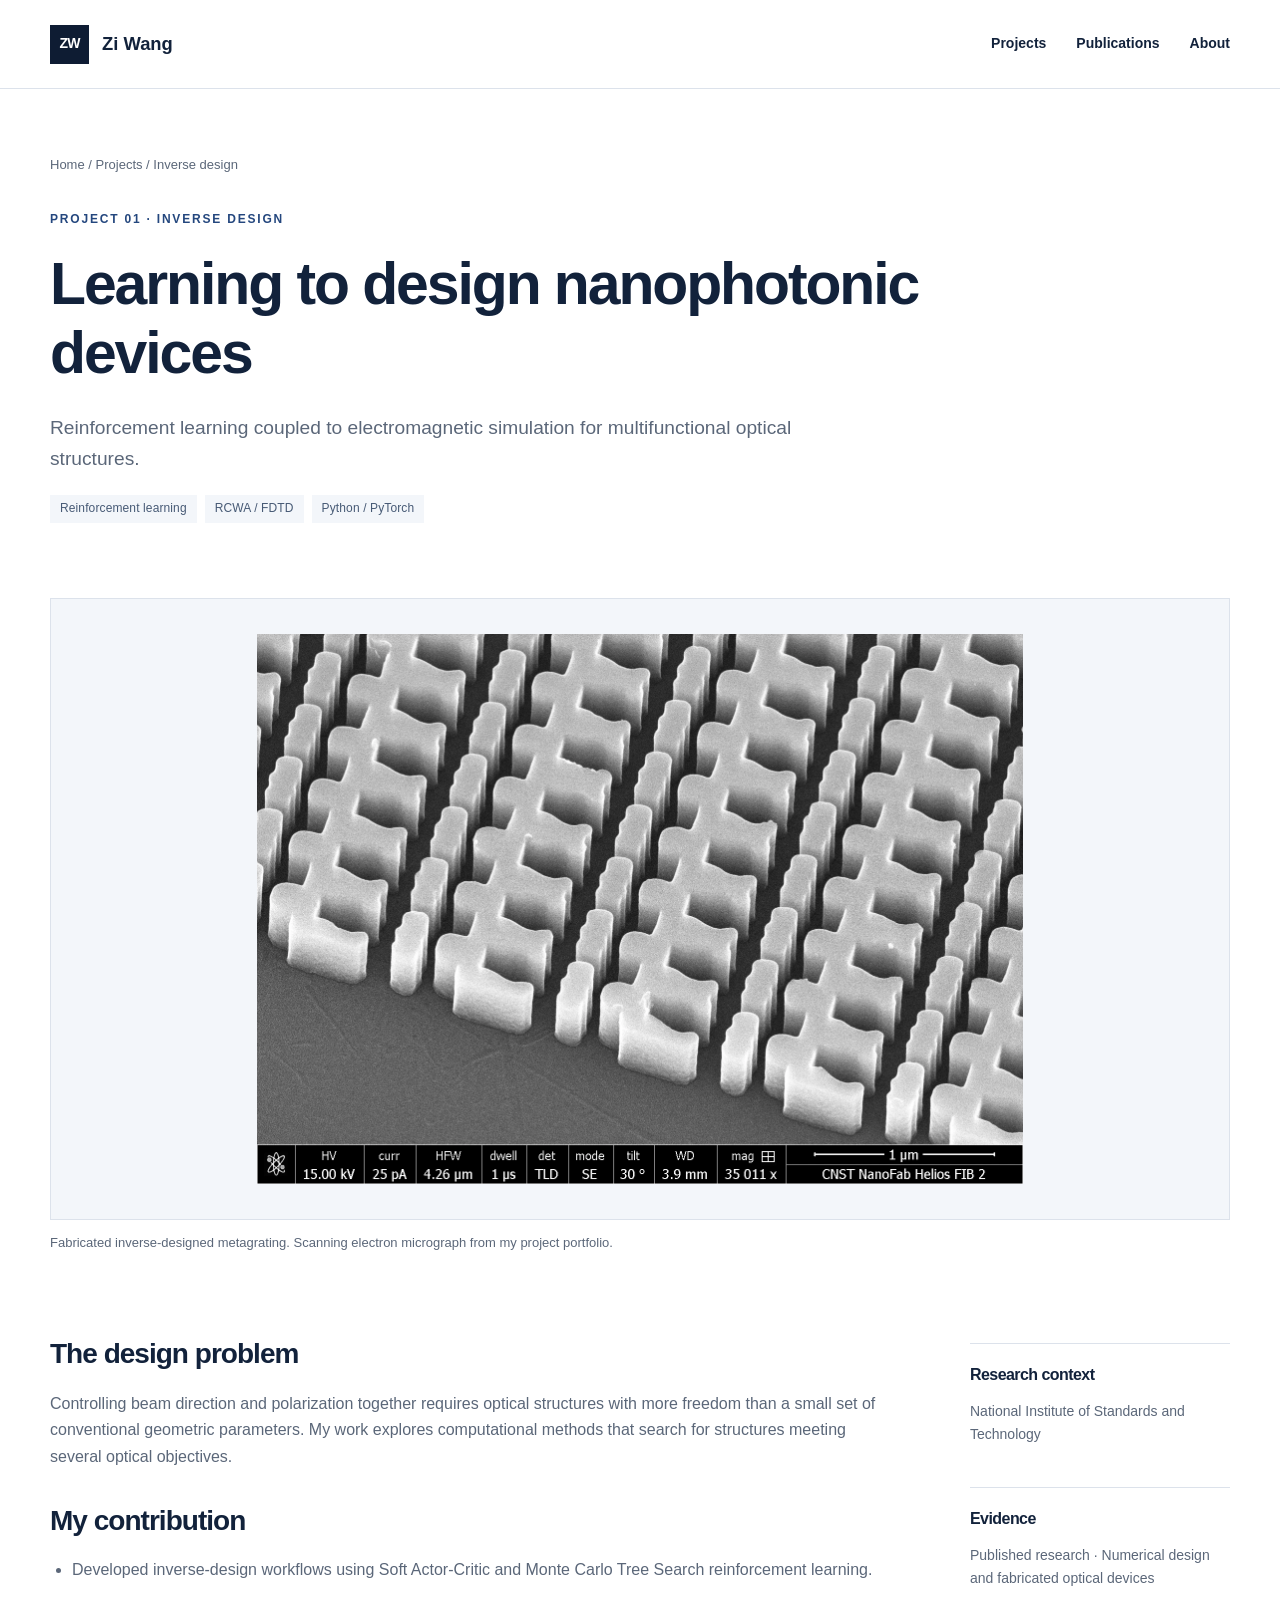
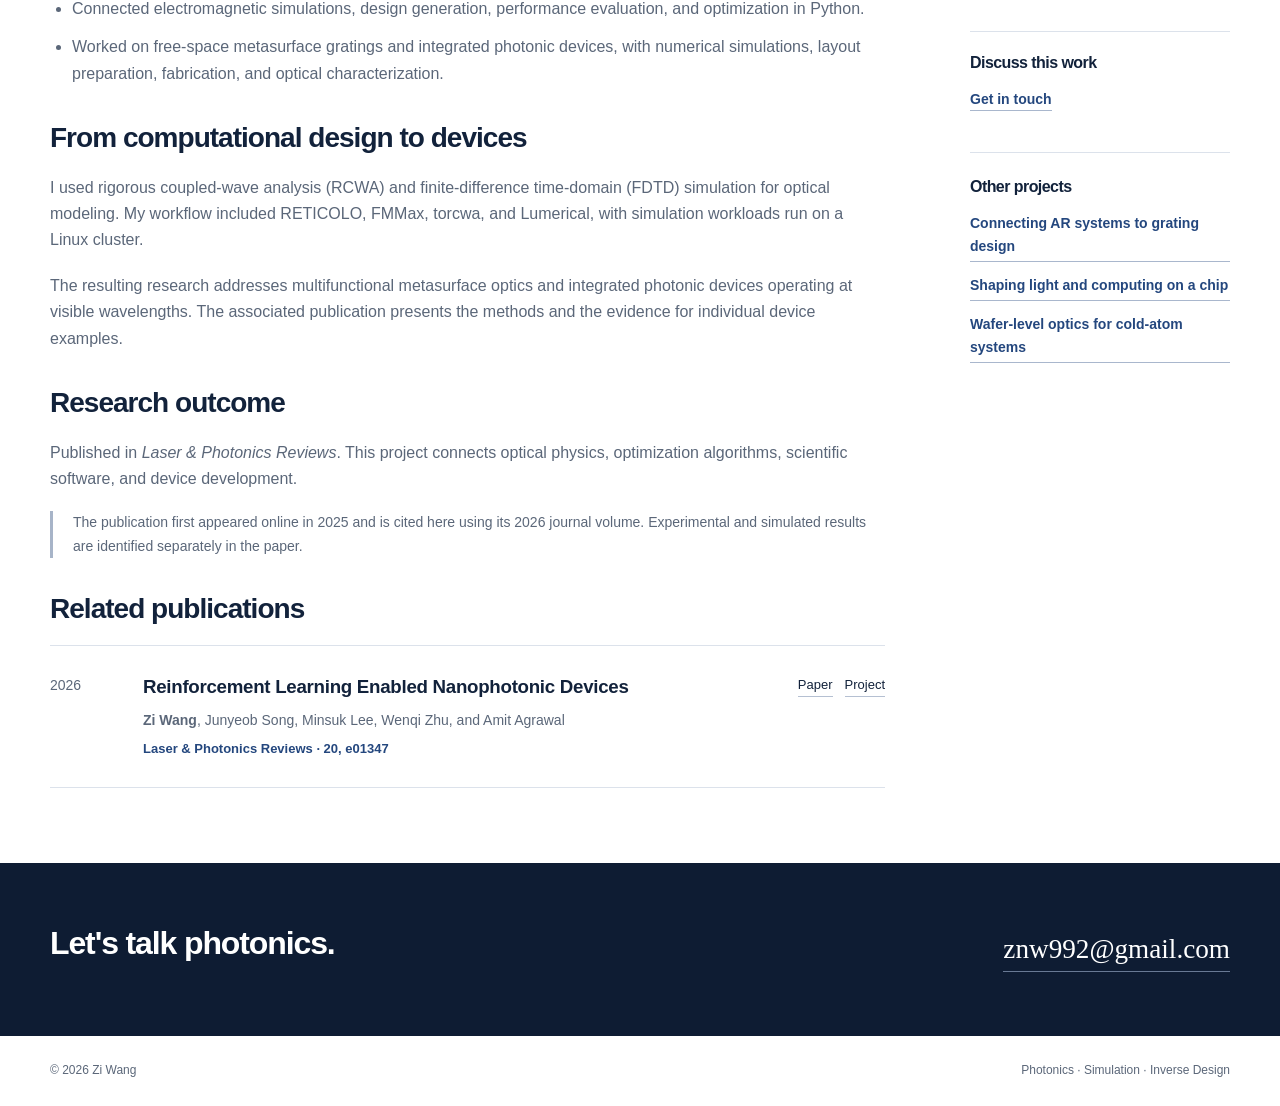
<file: projects/inverse-design/index.html>
<!doctype html><html lang="en"><head><meta charset="utf-8"><meta name="viewport" content="width=device-width,initial-scale=1"><title>Learning to design nanophotonic devices — Zi Wang</title><meta name="description" content="Reinforcement learning coupled to electromagnetic simulation for multifunctional optical structures."><link rel="stylesheet" href="/styles.css"><link rel="icon" type="image/svg+xml" href="data:image/svg+xml,%3Csvg xmlns='http://www.w3.org/2000/svg' viewBox='0 0 32 32'%3E%3Crect width='32' height='32' fill='%230e1c33'/%3E%3Ctext x='16' y='22' text-anchor='middle' font-family='Arial' font-size='16' fill='white'%3EZW%3C/text%3E%3C/svg%3E"></head><body><a class="skip" href="#main">Skip to content</a><header class="header"><div class="wrap header-inner"><a class="brand" href="/" aria-label="Zi Wang, home"><span class="monogram" aria-hidden="true">ZW</span>Zi Wang</a><nav class="nav" aria-label="Main navigation"><a href="/#projects">Projects</a><a href="/publications/">Publications</a><a href="/about/">About</a></nav></div></header><main id="main" class="wrap"><div class="page-head"><div class="breadcrumb"><a href="/">Home</a> / <a href="/#projects">Projects</a> / Inverse design</div><p class="eyebrow">Project 01 · Inverse design</p><h1>Learning to design nanophotonic devices</h1><p class="lede">Reinforcement learning coupled to electromagnetic simulation for multifunctional optical structures.</p><div class="tags"><span class="tag">Reinforcement learning</span><span class="tag">RCWA / FDTD</span><span class="tag">Python / PyTorch</span></div></div><figure class="figure"><div class="project-hero-image"><img src="/assets/metagrating.webp" alt="Scanning electron micrograph of a fabricated inverse-designed metagrating" width="1400" height="700"></div><figcaption>Fabricated inverse-designed metagrating. Scanning electron micrograph from my project portfolio.</figcaption></figure><div class="article-grid"><article class="article">
<h2>The design problem</h2><p>Controlling beam direction and polarization together requires optical structures with more freedom than a small set of conventional geometric parameters. My work explores computational methods that search for structures meeting several optical objectives.</p>
<h2>My contribution</h2><ul><li>Developed inverse-design workflows using Soft Actor-Critic and Monte Carlo Tree Search reinforcement learning.</li><li>Connected electromagnetic simulations, design generation, performance evaluation, and optimization in Python.</li><li>Worked on free-space metasurface gratings and integrated photonic devices, with numerical simulations, layout preparation, fabrication, and optical characterization.</li></ul>
<h2>From computational design to devices</h2><p>I used rigorous coupled-wave analysis (RCWA) and finite-difference time-domain (FDTD) simulation for optical modeling. My workflow included RETICOLO, FMMax, torcwa, and Lumerical, with simulation workloads run on a Linux cluster.</p><p>The resulting research addresses multifunctional metasurface optics and integrated photonic devices operating at visible wavelengths. The associated publication presents the methods and the evidence for individual device examples.</p>
<h2>Research outcome</h2><p>Published in <em>Laser &amp; Photonics Reviews</em>. This project connects optical physics, optimization algorithms, scientific software, and device development.</p><p class="note">The publication first appeared online in 2025 and is cited here using its 2026 journal volume. Experimental and simulated results are identified separately in the paper.</p><h2>Related publications</h2><div class="pub-list"><article class="pub-row"><div class="pub-year">2026</div><div><h3 class="pub-title"><a href="https://doi.org/10.1002/lpor.202501347" target="_blank" rel="noopener">Reinforcement Learning Enabled Nanophotonic Devices</a></h3><p class="pub-authors"><strong>Zi Wang</strong>, Junyeob Song, Minsuk Lee, Wenqi Zhu, and Amit Agrawal</p><div class="pub-venue">Laser &amp; Photonics Reviews · 20, e01347</div></div><div class="pub-links"><a href="https://doi.org/10.1002/lpor.202501347" target="_blank" rel="noopener">Paper</a><a href="/projects/inverse-design/">Project</a></div></article></div></article><aside class="sidebar" aria-label="Project context"><div class="sidebar-block"><h3>Research context</h3><p>National Institute of Standards and Technology</p></div><div class="sidebar-block"><h3>Evidence</h3><p>Published research · Numerical design and fabricated optical devices</p></div><div class="sidebar-block"><h3>Discuss this work</h3><p><a class="text-link" href="mailto:znw992@gmail.com">Get in touch</a></p></div><div class="sidebar-block related"><h3>Other projects</h3><a class="text-link" href="/projects/ar-waveguides/">Connecting AR systems to grating design</a><a class="text-link" href="/projects/on-chip-metasurfaces/">Shaping light and computing on a chip</a><a class="text-link" href="/projects/wafer-optics/">Wafer-level optics for cold-atom systems</a></div></aside></div></main><section class="contact"><div class="wrap contact-inner"><div><h2>Let's talk photonics.</h2></div><a class="email" href="mailto:znw992@gmail.com">znw992@gmail.com</a></div></section><footer class="footer"><div class="wrap"><span>© 2026 Zi Wang</span><span>Photonics · Simulation · Inverse Design</span></div></footer></body></html>
</file>
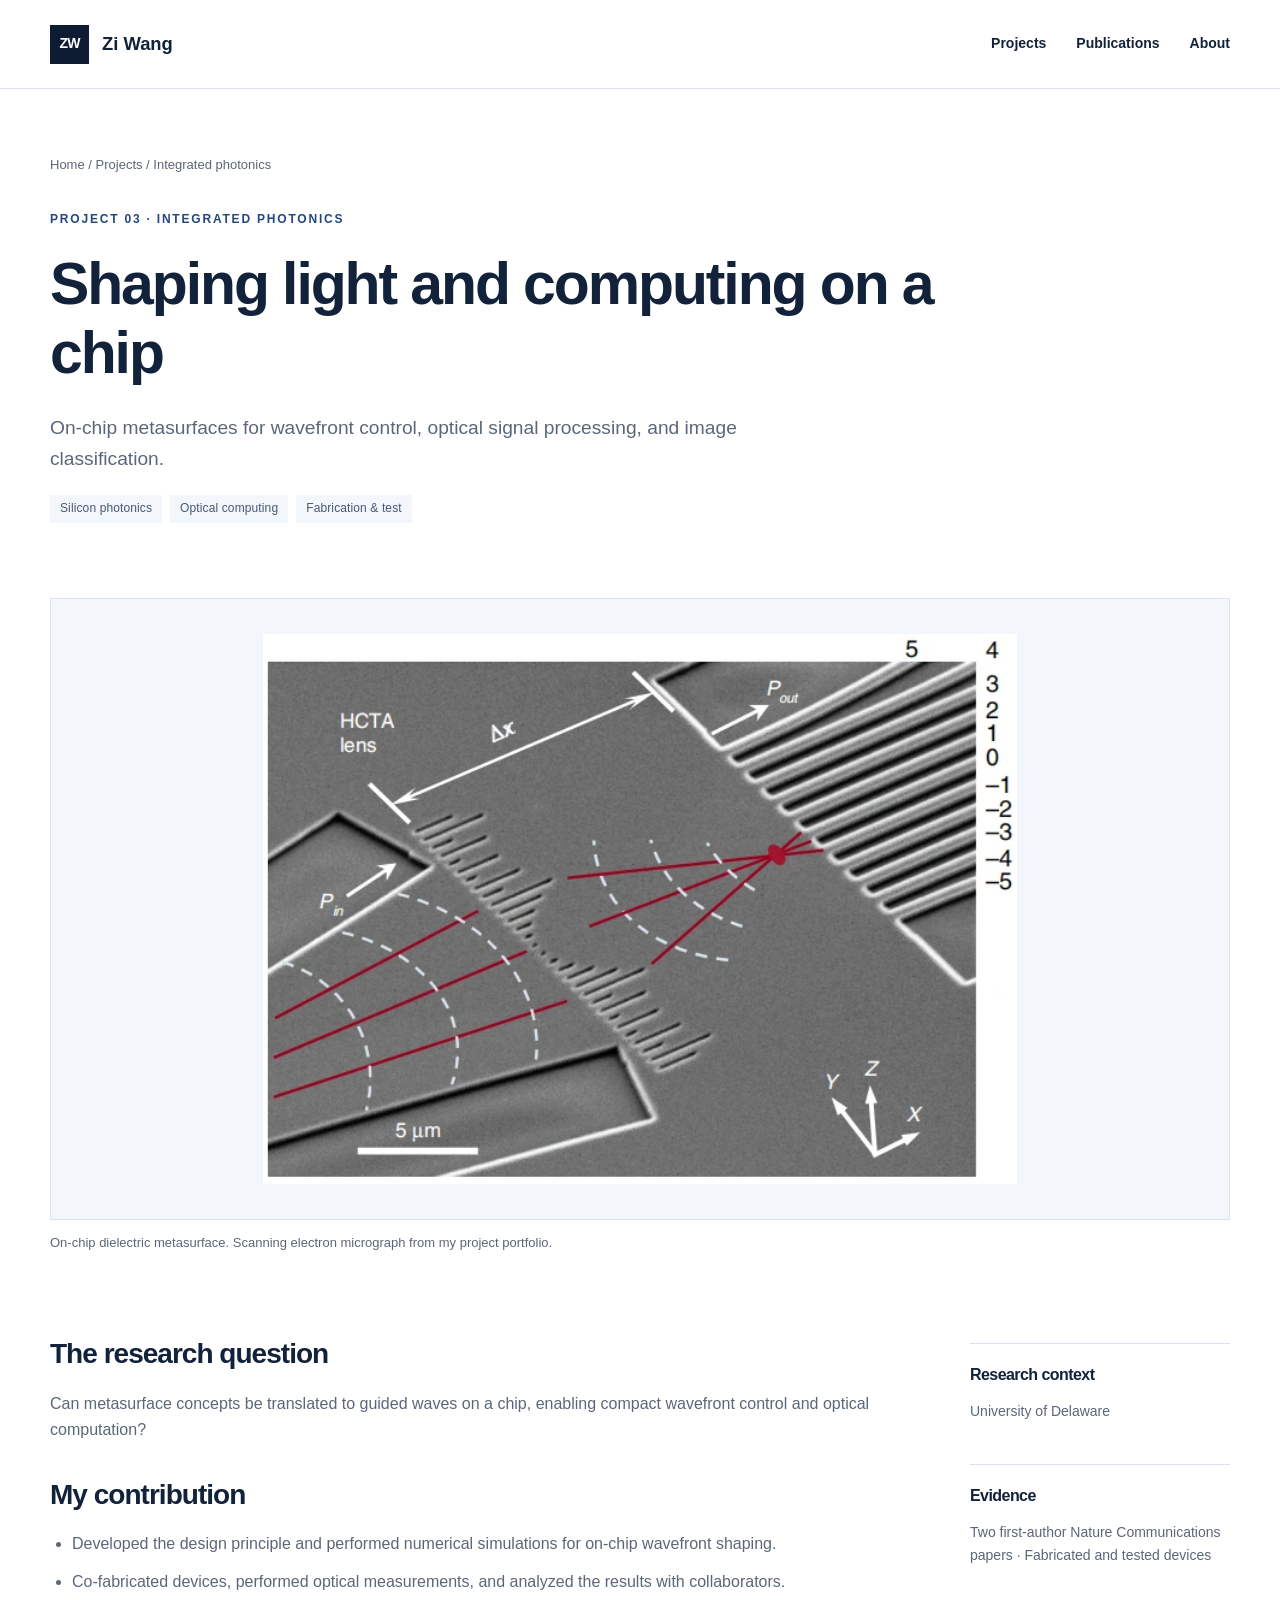
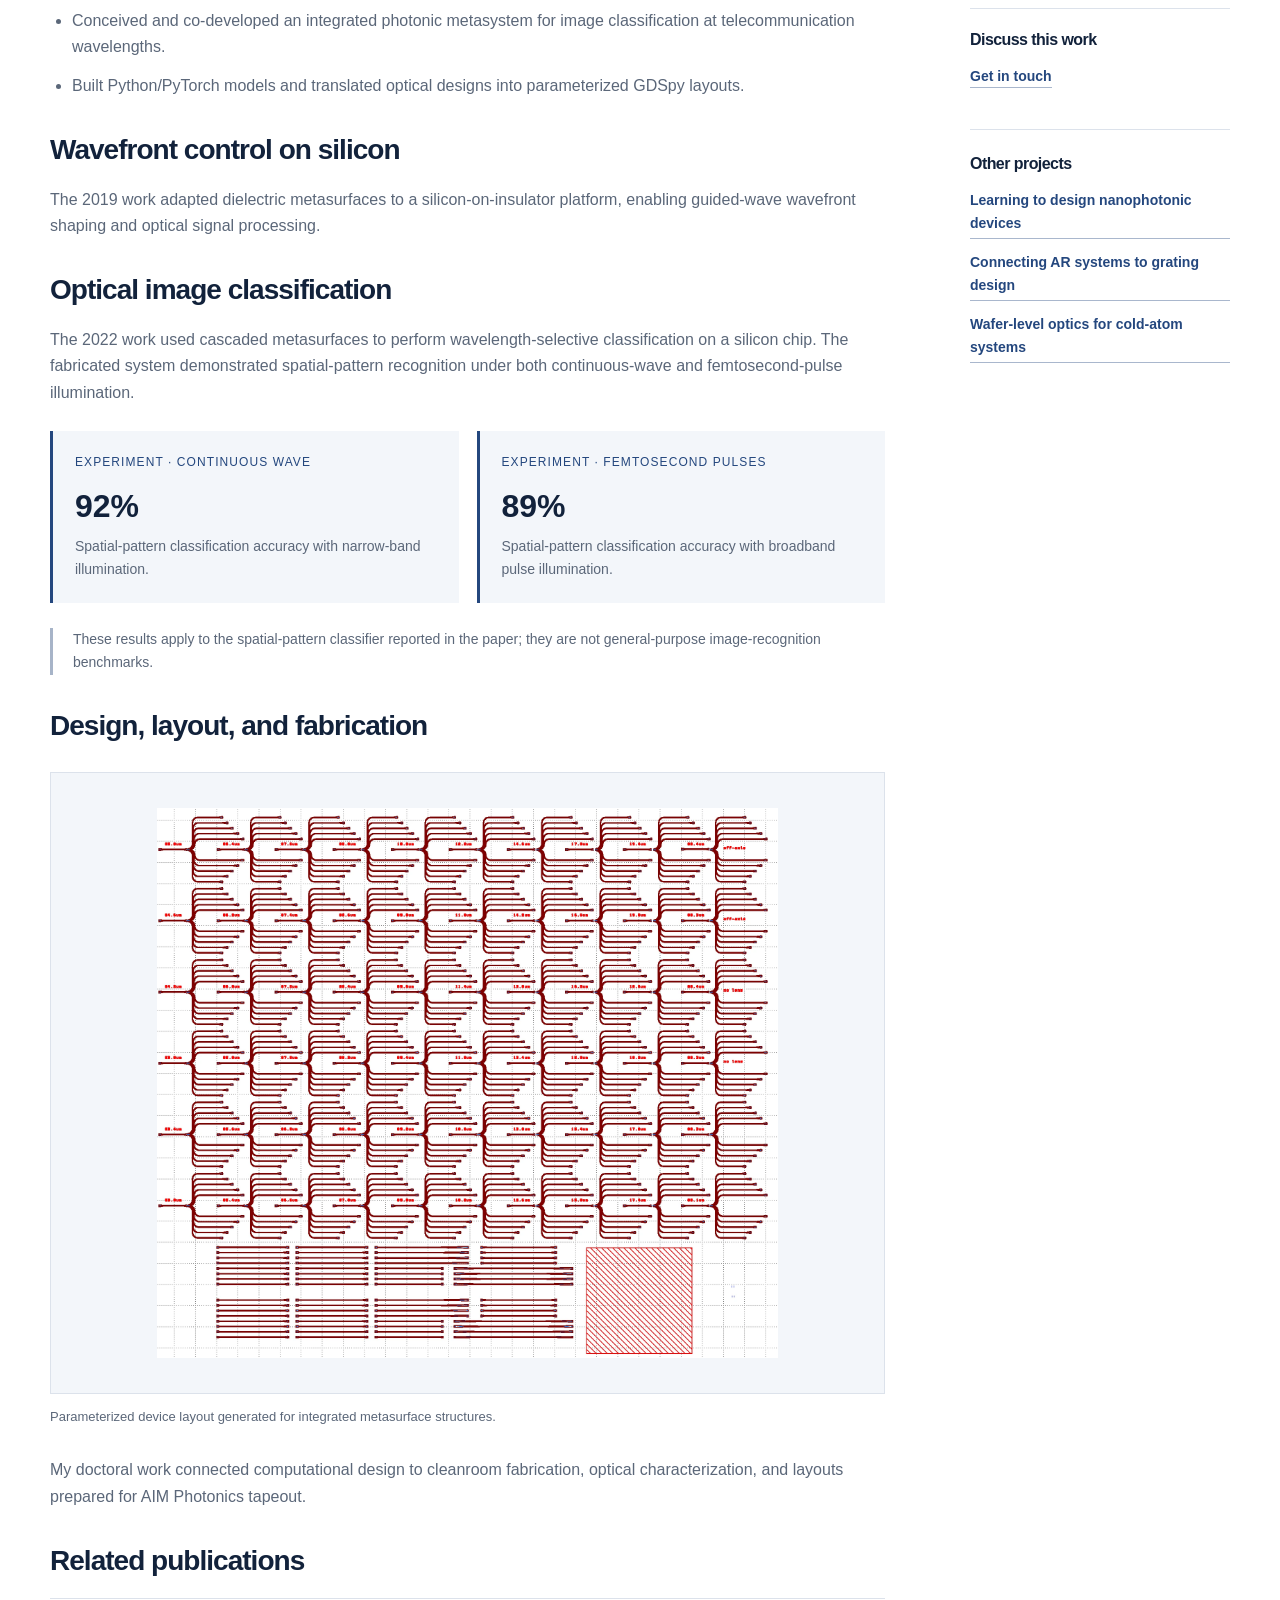
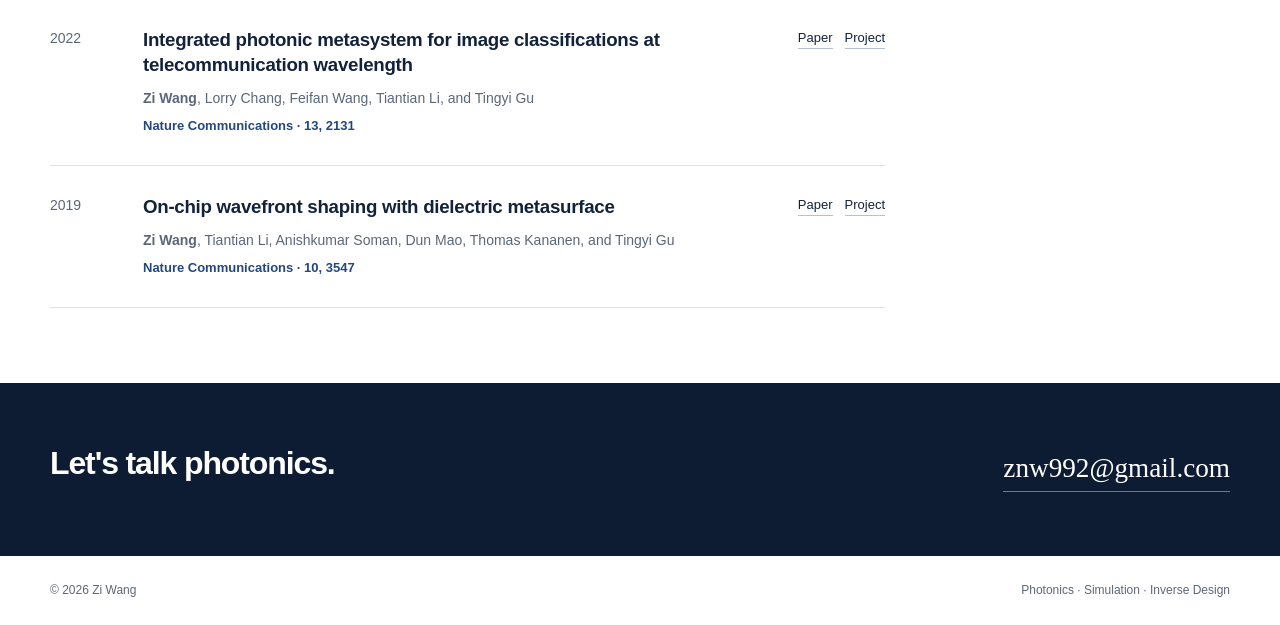
<file: projects/on-chip-metasurfaces/index.html>
<!doctype html><html lang="en"><head><meta charset="utf-8"><meta name="viewport" content="width=device-width,initial-scale=1"><title>Shaping light and computing on a chip — Zi Wang</title><meta name="description" content="On-chip metasurfaces for wavefront control, optical signal processing, and image classification."><link rel="stylesheet" href="/styles.css"><link rel="icon" type="image/svg+xml" href="data:image/svg+xml,%3Csvg xmlns='http://www.w3.org/2000/svg' viewBox='0 0 32 32'%3E%3Crect width='32' height='32' fill='%230e1c33'/%3E%3Ctext x='16' y='22' text-anchor='middle' font-family='Arial' font-size='16' fill='white'%3EZW%3C/text%3E%3C/svg%3E"></head><body><a class="skip" href="#main">Skip to content</a><header class="header"><div class="wrap header-inner"><a class="brand" href="/" aria-label="Zi Wang, home"><span class="monogram" aria-hidden="true">ZW</span>Zi Wang</a><nav class="nav" aria-label="Main navigation"><a href="/#projects">Projects</a><a href="/publications/">Publications</a><a href="/about/">About</a></nav></div></header><main id="main" class="wrap"><div class="page-head"><div class="breadcrumb"><a href="/">Home</a> / <a href="/#projects">Projects</a> / Integrated photonics</div><p class="eyebrow">Project 03 · Integrated photonics</p><h1>Shaping light and computing on a chip</h1><p class="lede">On-chip metasurfaces for wavefront control, optical signal processing, and image classification.</p><div class="tags"><span class="tag">Silicon photonics</span><span class="tag">Optical computing</span><span class="tag">Fabrication &amp; test</span></div></div><figure class="figure"><div class="project-hero-image"><img src="/assets/wavefront.webp" alt="Scanning electron micrograph of an integrated dielectric metasurface for guided-wave wavefront shaping" width="1400" height="700"></div><figcaption>On-chip dielectric metasurface. Scanning electron micrograph from my project portfolio.</figcaption></figure><div class="article-grid"><article class="article">
<h2>The research question</h2><p>Can metasurface concepts be translated to guided waves on a chip, enabling compact wavefront control and optical computation?</p>
<h2>My contribution</h2><ul><li>Developed the design principle and performed numerical simulations for on-chip wavefront shaping.</li><li>Co-fabricated devices, performed optical measurements, and analyzed the results with collaborators.</li><li>Conceived and co-developed an integrated photonic metasystem for image classification at telecommunication wavelengths.</li><li>Built Python/PyTorch models and translated optical designs into parameterized GDSpy layouts.</li></ul>
<h2>Wavefront control on silicon</h2><p>The 2019 work adapted dielectric metasurfaces to a silicon-on-insulator platform, enabling guided-wave wavefront shaping and optical signal processing.</p>
<h2>Optical image classification</h2><p>The 2022 work used cascaded metasurfaces to perform wavelength-selective classification on a silicon chip. The fabricated system demonstrated spatial-pattern recognition under both continuous-wave and femtosecond-pulse illumination.</p>
<div class="result-grid"><div class="result"><div class="type">Experiment · continuous wave</div><div class="metric">92%</div><div class="label">Spatial-pattern classification accuracy with narrow-band illumination.</div></div><div class="result"><div class="type">Experiment · femtosecond pulses</div><div class="metric">89%</div><div class="label">Spatial-pattern classification accuracy with broadband pulse illumination.</div></div></div>
<p class="note">These results apply to the spatial-pattern classifier reported in the paper; they are not general-purpose image-recognition benchmarks.</p>
<h2>Design, layout, and fabrication</h2><figure class="figure"><div class="project-hero-image"><img src="/assets/layout.webp" alt="Parameterized GDS layout of on-chip metasurface device arrays" loading="lazy"></div><figcaption>Parameterized device layout generated for integrated metasurface structures.</figcaption></figure><p>My doctoral work connected computational design to cleanroom fabrication, optical characterization, and layouts prepared for AIM Photonics tapeout.</p><h2>Related publications</h2><div class="pub-list"><article class="pub-row"><div class="pub-year">2022</div><div><h3 class="pub-title"><a href="https://doi.org/10.1038/s41467-022-29856-7" target="_blank" rel="noopener">Integrated photonic metasystem for image classifications at telecommunication wavelength</a></h3><p class="pub-authors"><strong>Zi Wang</strong>, Lorry Chang, Feifan Wang, Tiantian Li, and Tingyi Gu</p><div class="pub-venue">Nature Communications · 13, 2131</div></div><div class="pub-links"><a href="https://doi.org/10.1038/s41467-022-29856-7" target="_blank" rel="noopener">Paper</a><a href="/projects/on-chip-metasurfaces/">Project</a></div></article><article class="pub-row"><div class="pub-year">2019</div><div><h3 class="pub-title"><a href="https://doi.org/10.1038/s41467-019-11578-y" target="_blank" rel="noopener">On-chip wavefront shaping with dielectric metasurface</a></h3><p class="pub-authors"><strong>Zi Wang</strong>, Tiantian Li, Anishkumar Soman, Dun Mao, Thomas Kananen, and Tingyi Gu</p><div class="pub-venue">Nature Communications · 10, 3547</div></div><div class="pub-links"><a href="https://doi.org/10.1038/s41467-019-11578-y" target="_blank" rel="noopener">Paper</a><a href="/projects/on-chip-metasurfaces/">Project</a></div></article></div></article><aside class="sidebar" aria-label="Project context"><div class="sidebar-block"><h3>Research context</h3><p>University of Delaware</p></div><div class="sidebar-block"><h3>Evidence</h3><p>Two first-author Nature Communications papers · Fabricated and tested devices</p></div><div class="sidebar-block"><h3>Discuss this work</h3><p><a class="text-link" href="mailto:znw992@gmail.com">Get in touch</a></p></div><div class="sidebar-block related"><h3>Other projects</h3><a class="text-link" href="/projects/inverse-design/">Learning to design nanophotonic devices</a><a class="text-link" href="/projects/ar-waveguides/">Connecting AR systems to grating design</a><a class="text-link" href="/projects/wafer-optics/">Wafer-level optics for cold-atom systems</a></div></aside></div></main><section class="contact"><div class="wrap contact-inner"><div><h2>Let's talk photonics.</h2></div><a class="email" href="mailto:znw992@gmail.com">znw992@gmail.com</a></div></section><footer class="footer"><div class="wrap"><span>© 2026 Zi Wang</span><span>Photonics · Simulation · Inverse Design</span></div></footer></body></html>
</file>
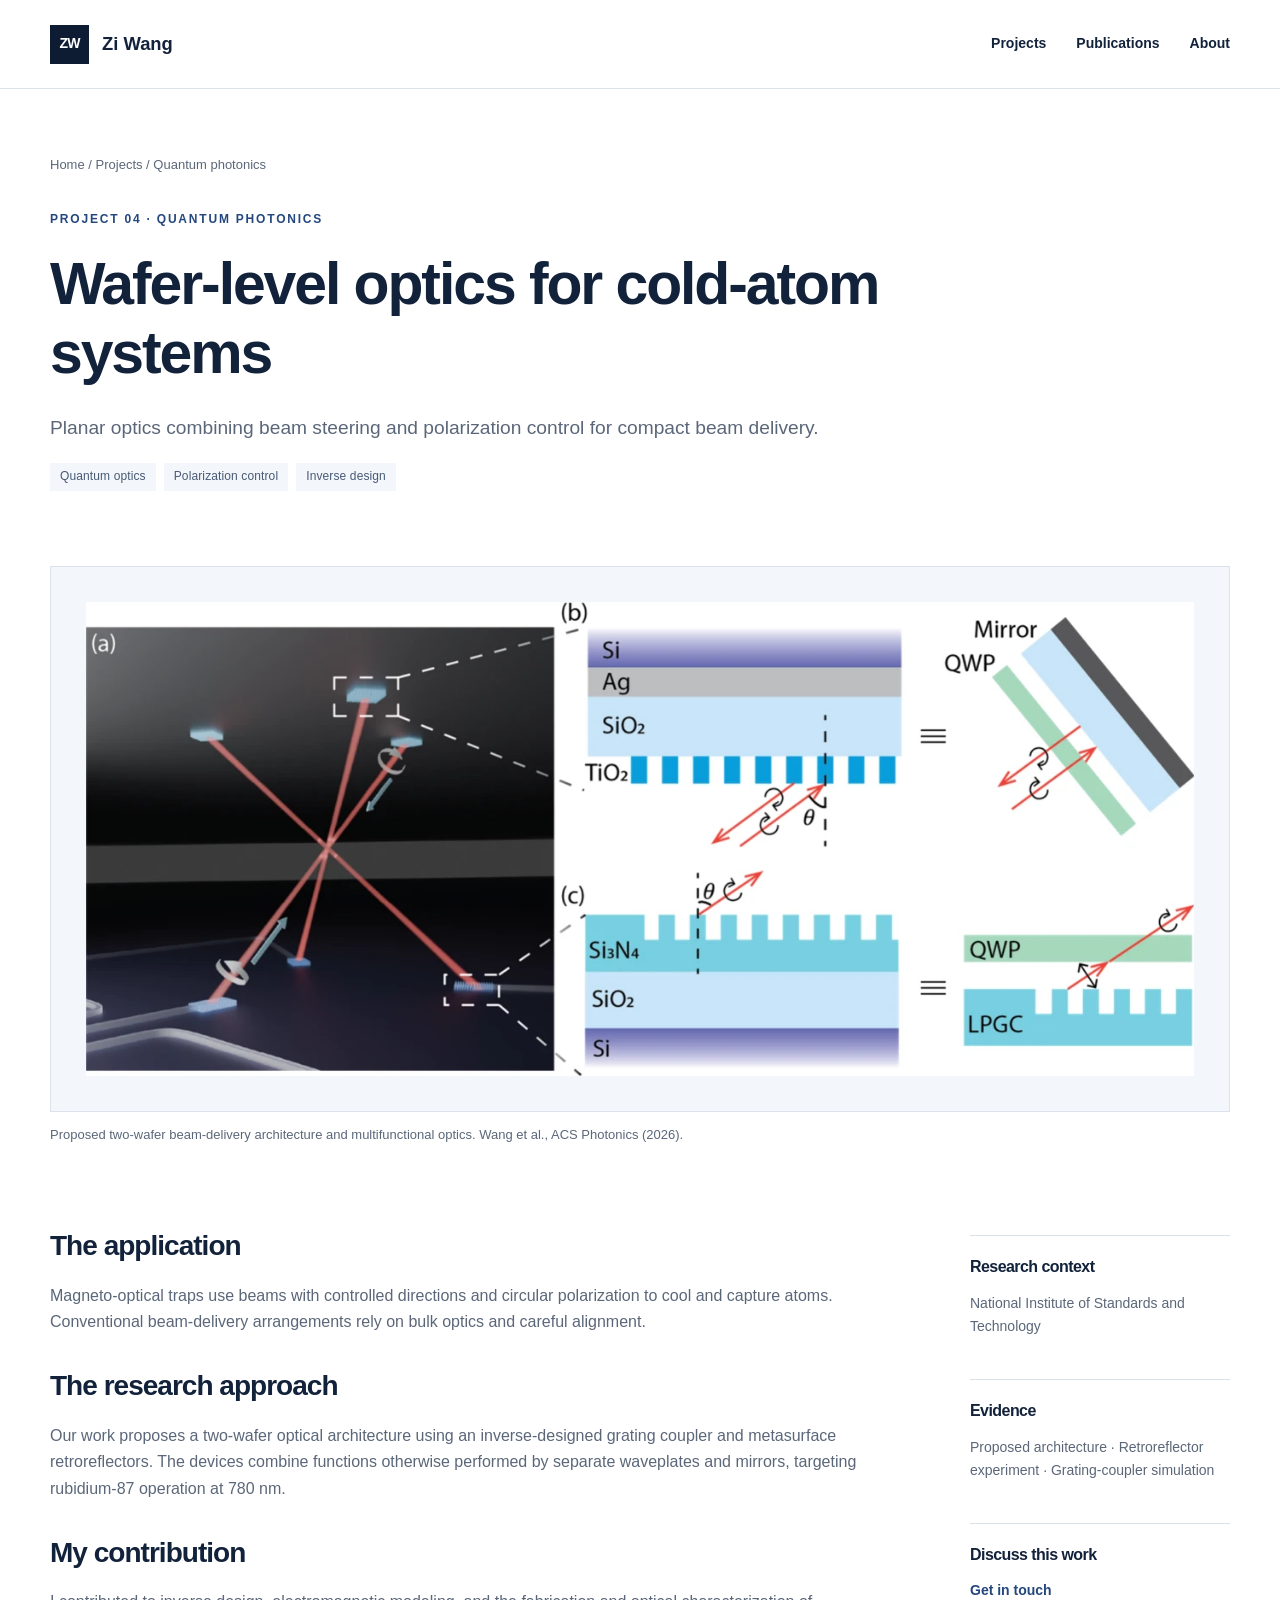
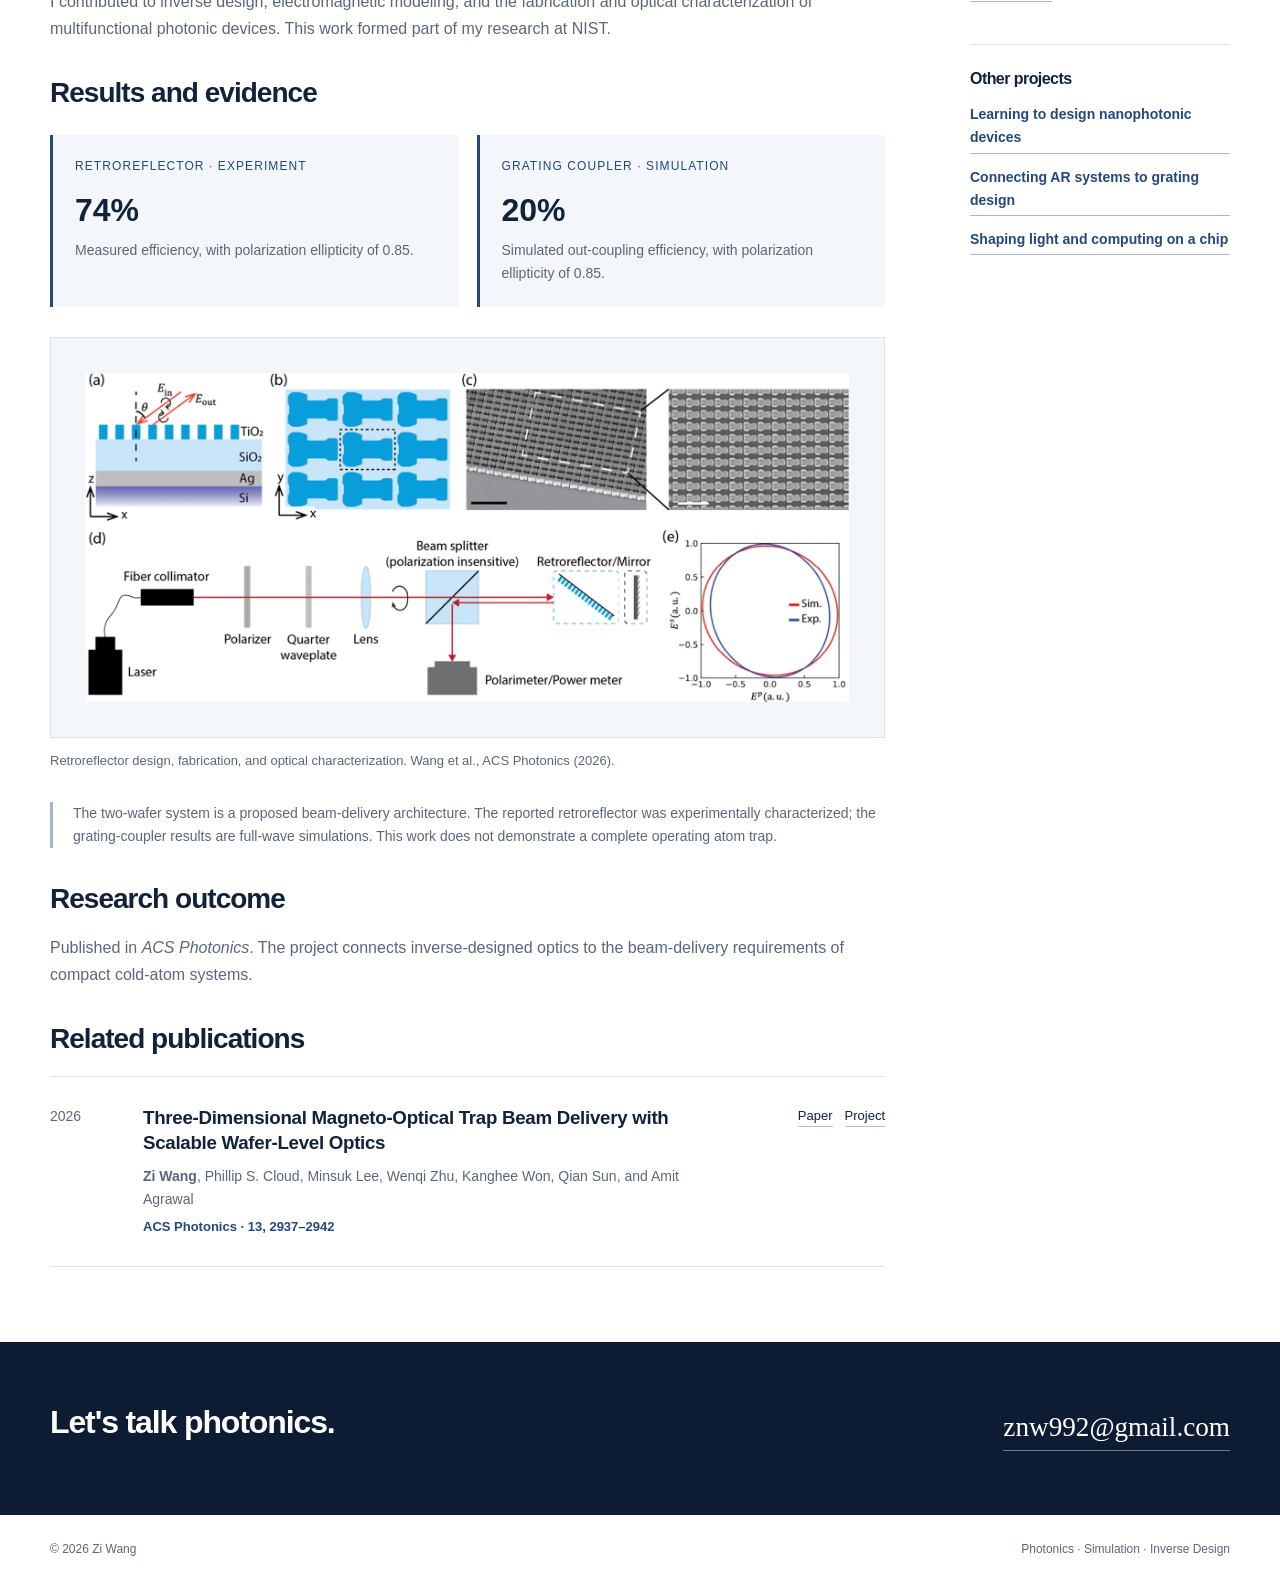
<file: projects/wafer-optics/index.html>
<!doctype html><html lang="en"><head><meta charset="utf-8"><meta name="viewport" content="width=device-width,initial-scale=1"><title>Wafer-level optics for cold-atom systems — Zi Wang</title><meta name="description" content="Planar optics combining beam steering and polarization control for compact beam delivery."><link rel="stylesheet" href="/styles.css"><link rel="icon" type="image/svg+xml" href="data:image/svg+xml,%3Csvg xmlns='http://www.w3.org/2000/svg' viewBox='0 0 32 32'%3E%3Crect width='32' height='32' fill='%230e1c33'/%3E%3Ctext x='16' y='22' text-anchor='middle' font-family='Arial' font-size='16' fill='white'%3EZW%3C/text%3E%3C/svg%3E"></head><body><a class="skip" href="#main">Skip to content</a><header class="header"><div class="wrap header-inner"><a class="brand" href="/" aria-label="Zi Wang, home"><span class="monogram" aria-hidden="true">ZW</span>Zi Wang</a><nav class="nav" aria-label="Main navigation"><a href="/#projects">Projects</a><a href="/publications/">Publications</a><a href="/about/">About</a></nav></div></header><main id="main" class="wrap"><div class="page-head"><div class="breadcrumb"><a href="/">Home</a> / <a href="/#projects">Projects</a> / Quantum photonics</div><p class="eyebrow">Project 04 · Quantum photonics</p><h1>Wafer-level optics for cold-atom systems</h1><p class="lede">Planar optics combining beam steering and polarization control for compact beam delivery.</p><div class="tags"><span class="tag">Quantum optics</span><span class="tag">Polarization control</span><span class="tag">Inverse design</span></div></div><figure class="figure"><div class="project-hero-image"><img src="/assets/mot-architecture.webp" alt="Proposed two-wafer magneto-optical trap architecture and integrated polarization-control optics" width="1400" height="700"></div><figcaption>Proposed two-wafer beam-delivery architecture and multifunctional optics. Wang et al., ACS Photonics (2026).</figcaption></figure><div class="article-grid"><article class="article">
<h2>The application</h2><p>Magneto-optical traps use beams with controlled directions and circular polarization to cool and capture atoms. Conventional beam-delivery arrangements rely on bulk optics and careful alignment.</p>
<h2>The research approach</h2><p>Our work proposes a two-wafer optical architecture using an inverse-designed grating coupler and metasurface retroreflectors. The devices combine functions otherwise performed by separate waveplates and mirrors, targeting rubidium-87 operation at 780 nm.</p>
<h2>My contribution</h2><p>I contributed to inverse design, electromagnetic modeling, and the fabrication and optical characterization of multifunctional photonic devices. This work formed part of my research at NIST.</p>
<h2>Results and evidence</h2><div class="result-grid"><div class="result"><div class="type">Retroreflector · experiment</div><div class="metric">74%</div><div class="label">Measured efficiency, with polarization ellipticity of 0.85.</div></div><div class="result"><div class="type">Grating coupler · simulation</div><div class="metric">20%</div><div class="label">Simulated out-coupling efficiency, with polarization ellipticity of 0.85.</div></div></div>
<figure class="figure"><div class="project-hero-image"><img src="/assets/mot-experiment.webp" alt="Retroreflector structure, electron micrograph, measurement setup, and polarization characterization" loading="lazy"></div><figcaption>Retroreflector design, fabrication, and optical characterization. Wang et al., ACS Photonics (2026).</figcaption></figure>
<p class="note">The two-wafer system is a proposed beam-delivery architecture. The reported retroreflector was experimentally characterized; the grating-coupler results are full-wave simulations. This work does not demonstrate a complete operating atom trap.</p>
<h2>Research outcome</h2><p>Published in <em>ACS Photonics</em>. The project connects inverse-designed optics to the beam-delivery requirements of compact cold-atom systems.</p><h2>Related publications</h2><div class="pub-list"><article class="pub-row"><div class="pub-year">2026</div><div><h3 class="pub-title"><a href="https://doi.org/10.1021/acsphotonics.6c00337" target="_blank" rel="noopener">Three-Dimensional Magneto-Optical Trap Beam Delivery with Scalable Wafer-Level Optics</a></h3><p class="pub-authors"><strong>Zi Wang</strong>, Phillip S. Cloud, Minsuk Lee, Wenqi Zhu, Kanghee Won, Qian Sun, and Amit Agrawal</p><div class="pub-venue">ACS Photonics · 13, 2937–2942</div></div><div class="pub-links"><a href="https://doi.org/10.1021/acsphotonics.6c00337" target="_blank" rel="noopener">Paper</a><a href="/projects/wafer-optics/">Project</a></div></article></div></article><aside class="sidebar" aria-label="Project context"><div class="sidebar-block"><h3>Research context</h3><p>National Institute of Standards and Technology</p></div><div class="sidebar-block"><h3>Evidence</h3><p>Proposed architecture · Retroreflector experiment · Grating-coupler simulation</p></div><div class="sidebar-block"><h3>Discuss this work</h3><p><a class="text-link" href="mailto:znw992@gmail.com">Get in touch</a></p></div><div class="sidebar-block related"><h3>Other projects</h3><a class="text-link" href="/projects/inverse-design/">Learning to design nanophotonic devices</a><a class="text-link" href="/projects/ar-waveguides/">Connecting AR systems to grating design</a><a class="text-link" href="/projects/on-chip-metasurfaces/">Shaping light and computing on a chip</a></div></aside></div></main><section class="contact"><div class="wrap contact-inner"><div><h2>Let's talk photonics.</h2></div><a class="email" href="mailto:znw992@gmail.com">znw992@gmail.com</a></div></section><footer class="footer"><div class="wrap"><span>© 2026 Zi Wang</span><span>Photonics · Simulation · Inverse Design</span></div></footer></body></html>
</file>
<file: styles.css>
:root{--ink:#12223b;--muted:#5b6779;--blue:#24477e;--navy:#0e1c33;--line:#dce2eb;--paper:#fff;--soft:#f3f6fa;--accent:#e3ab6c;--max:1180px}*{box-sizing:border-box}html{scroll-behavior:smooth;scroll-padding-top:100px}body{margin:0;background:var(--paper);color:var(--ink);font:16px/1.65 -apple-system,BlinkMacSystemFont,"Segoe UI",Arial,sans-serif}a{color:inherit;text-decoration:none}a:hover{color:var(--blue)}a:focus-visible,button:focus-visible,summary:focus-visible{outline:3px solid #b97e32;outline-offset:5px}img{max-width:100%;height:auto;display:block}p{margin:0 0 1.2rem}h1,h2,h3{line-height:1.16;letter-spacing:-.035em;margin:0}h1{font-size:clamp(2.6rem,6vw,5.7rem);font-weight:550}h2{font-size:clamp(2rem,3.5vw,3rem);font-weight:550}h3{font-size:1.45rem;font-weight:600}.wrap{width:min(var(--max),calc(100% - 80px));margin:auto}.skip{position:fixed;top:-100px;left:16px;background:white;padding:8px;z-index:100}.skip:focus{top:8px}.header{position:sticky;top:0;background:rgba(255,255,255,.96);border-bottom:1px solid var(--line);z-index:20}.header-inner{min-height:88px;display:flex;justify-content:space-between;align-items:center;gap:24px}.brand{display:flex;align-items:center;gap:13px;font-size:1.15rem;font-weight:650}.monogram{width:39px;height:39px;background:var(--navy);color:#fff;display:grid;place-items:center;font-size:14px;letter-spacing:-1px}.nav{display:flex;align-items:center;gap:30px;font-size:14px;font-weight:550}.nav a[aria-current=page]{color:var(--blue);border-bottom:2px solid var(--blue)}.eyebrow{font-size:12px;letter-spacing:.15em;text-transform:uppercase;font-weight:650;color:var(--blue);margin-bottom:20px}.hero{background:var(--navy);color:#fff;padding:70px 0 0}.hero-grid{display:grid;grid-template-columns:1.1fr 1fr;gap:70px;align-items:center}.hero .eyebrow{color:var(--accent)}.hero h1{margin-bottom:25px}.hero .statement{font-family:Georgia,serif;font-size:clamp(1.6rem,2.6vw,2.25rem);line-height:1.3;font-weight:400;max-width:570px;letter-spacing:-.015em}.hero .intro{color:#c6d1e1;max-width:520px;font-size:16px;margin:23px 0 28px}.actions{display:flex;flex-wrap:wrap;gap:14px}.button{display:inline-flex;align-items:center;justify-content:center;min-height:47px;padding:10px 22px;border:1px solid var(--line);font-size:14px;font-weight:600;transition:background .15s}.button.primary{background:#fff;color:var(--ink)}.button.secondary{border-color:#56657c;color:white}.button:hover{background:#e7edf5;color:var(--ink)}.hero-figure{margin:0;position:relative}.hero-figure img{width:100%;aspect-ratio:1.16;object-fit:cover;border:1px solid #3a4656}.hero-figure figcaption{font-size:12px;color:#aebdd2;margin-top:13px;letter-spacing:.02em}.hero-foot{display:flex;gap:35px;flex-wrap:wrap;border-top:1px solid #334056;padding:24px 0;margin-top:60px;font-size:13px;color:#bac9de}.hero-foot b{color:#fff;font-weight:550}.section{padding:80px 0}.section-head{display:flex;align-items:end;justify-content:space-between;gap:28px;margin-bottom:35px}.section-head p{max-width:420px;color:var(--muted);margin:0;font-size:15px}.text-link{font-size:14px;font-weight:600;color:var(--blue);border-bottom:1px solid #a9b7cd;padding-bottom:3px}.project-grid{display:grid;grid-template-columns:repeat(2,minmax(0,1fr));gap:40px 32px}.project-card{display:block}.project-img{background:var(--soft);border:1px solid var(--line);padding:23px;overflow:hidden}.project-img img{width:100%;height:255px;object-fit:contain;transition:transform .25s}.project-card:hover img{transform:scale(1.025)}.card-meta{display:flex;justify-content:space-between;gap:15px;font-size:12px;letter-spacing:.07em;text-transform:uppercase;color:var(--muted);margin:21px 0 9px}.project-card h3{margin-bottom:12px}.project-card p{font-size:15px;color:var(--muted);max-width:520px;margin-bottom:14px}.tags{display:flex;gap:8px;flex-wrap:wrap;margin-top:20px}.tag{font-size:12px;letter-spacing:.01em;background:var(--soft);padding:4px 10px;color:#475a75}.soft{background:var(--soft)}.capabilities{display:grid;grid-template-columns:repeat(3,1fr);gap:35px}.capability{border-top:2px solid var(--blue);padding-top:22px}.capability .number{color:var(--muted);font-size:12px;margin-bottom:16px}.capability h3{font-size:1.25rem;margin-bottom:15px}.capability p{font-size:15px;color:var(--muted)}.pub-list{border-top:1px solid var(--line)}.pub-row{display:grid;grid-template-columns:65px 1fr 130px;gap:28px;padding:28px 0;border-bottom:1px solid var(--line);align-items:start}.pub-year{font-size:14px;color:var(--muted)}.pub-title{font-size:1.17rem;line-height:1.35;font-weight:550;letter-spacing:-.015em}.pub-authors{color:var(--muted);font-size:14px;margin:10px 0 5px}.pub-venue{color:var(--blue);font-size:13px;font-weight:600}.pub-summary{font-size:15px;color:var(--muted);margin:12px 0 0}.pub-links{display:flex;gap:12px;justify-content:end;flex-wrap:wrap;font-size:13px}.pub-links a{border-bottom:1px solid #b5c0d2}.about-grid{display:grid;grid-template-columns:1fr 1.35fr;gap:80px}.about-grid p{color:var(--muted)}.experience-row{display:grid;grid-template-columns:135px 1fr;gap:25px;padding:22px 0;border-bottom:1px solid var(--line)}.experience-row:first-child{padding-top:0}.experience-date{font-size:13px;color:var(--muted)}.experience-role{font-weight:600}.experience-org{font-size:14px;color:var(--muted)}.contact{background:var(--navy);color:#fff;padding:62px 0}.contact-inner{display:flex;justify-content:space-between;align-items:center;gap:32px}.contact h2{font-size:2rem;margin-bottom:12px}.contact p{color:#bac9de;margin:0}.contact a{color:#fff}.contact .email{font-family:Georgia,serif;font-size:1.7rem;border-bottom:1px solid #687994}.footer{font-size:12px;color:var(--muted);padding:25px 0}.footer .wrap{display:flex;justify-content:space-between;gap:20px}.page-head{padding:65px 0 45px}.page-head h1{font-size:clamp(2.5rem,4.6vw,4rem);max-width:1000px;margin-bottom:25px}.page-head .lede{max-width:790px;font-size:1.2rem;color:var(--muted)}.breadcrumb{font-size:13px;color:var(--muted);margin-bottom:35px}.project-hero-image{background:var(--soft);border:1px solid var(--line);padding:35px}.project-hero-image img{max-height:550px;margin:auto;object-fit:contain}.figure{margin:30px 0}.figure figcaption{font-size:13px;color:var(--muted);margin-top:12px}.article-grid{display:grid;grid-template-columns:1fr 260px;gap:85px;padding:20px 0 75px}.article h2{font-size:1.75rem;margin:35px 0 20px}.article p,.article li{color:var(--muted)}.article ul{padding-left:22px}.article li{margin-bottom:12px}.sidebar{padding-top:40px}.sidebar h3{font-size:1rem;margin-bottom:15px}.sidebar p{font-size:14px;color:var(--muted)}.sidebar-block{border-top:1px solid var(--line);padding:22px 0}.result-grid{display:grid;grid-template-columns:repeat(2,1fr);gap:18px;margin:25px 0}.result{background:var(--soft);border-left:3px solid var(--blue);padding:22px}.result .metric{font-size:2rem;line-height:1.2;font-weight:550}.result .label{font-size:14px;color:var(--muted);margin-top:10px}.result .type{color:var(--blue);font-size:12px;text-transform:uppercase;letter-spacing:.09em;margin-bottom:14px}.related{border-top:1px solid var(--line);padding-top:25px}.related a{display:block;margin-top:12px}.photo-pair{display:grid;grid-template-columns:1fr 1fr;gap:25px}.photo-pair img{max-height:290px;width:100%;object-fit:contain}.note{border-left:3px solid #a7b4c8;padding:0 0 0 20px;font-size:14px;color:var(--muted)}@media(max-width:950px){.hero-grid{gap:35px}.wrap{width:calc(100% - 48px)}.hero h1{font-size:4.3rem}.about-grid{gap:40px}.article-grid{gap:40px;grid-template-columns:1fr 210px}.project-img img{height:215px}}@media(max-width:680px){.wrap{width:calc(100% - 36px)}.header-inner{min-height:78px;flex-wrap:wrap;gap:12px;padding:15px 0}.brand{font-size:1rem}.nav{gap:20px;width:100%;justify-content:space-between;font-size:13px}.hero{padding-top:42px}.hero-grid{grid-template-columns:1fr;gap:38px}.hero h1{font-size:3.8rem}.hero-figure img{aspect-ratio:1.65}.hero-foot{gap:10px 22px;margin-top:35px;font-size:12px}.section{padding:52px 0}.section-head{display:block}.section-head p{margin-top:17px}.section-head .text-link{display:inline-block;margin-top:20px}.project-grid{grid-template-columns:1fr;gap:35px}.project-img img{height:230px}.capabilities{grid-template-columns:1fr;gap:23px}.pub-row{grid-template-columns:44px 1fr;gap:16px;padding:24px 0}.pub-links{grid-column:2;justify-content:start}.about-grid{grid-template-columns:1fr;gap:35px}.experience-row{grid-template-columns:105px 1fr;gap:16px}.contact-inner{display:block}.contact .email{display:inline-block;font-size:1.4rem;margin-top:25px}.footer .wrap{flex-wrap:wrap}.article-grid{display:block}.page-head{padding-top:42px}.page-head .lede{font-size:1.1rem}.project-hero-image{padding:16px}.photo-pair{grid-template-columns:1fr}.result-grid{grid-template-columns:1fr}.sidebar{padding-top:0}}@media(prefers-reduced-motion:reduce){html{scroll-behavior:auto}*{transition:none!important}}
</file>
